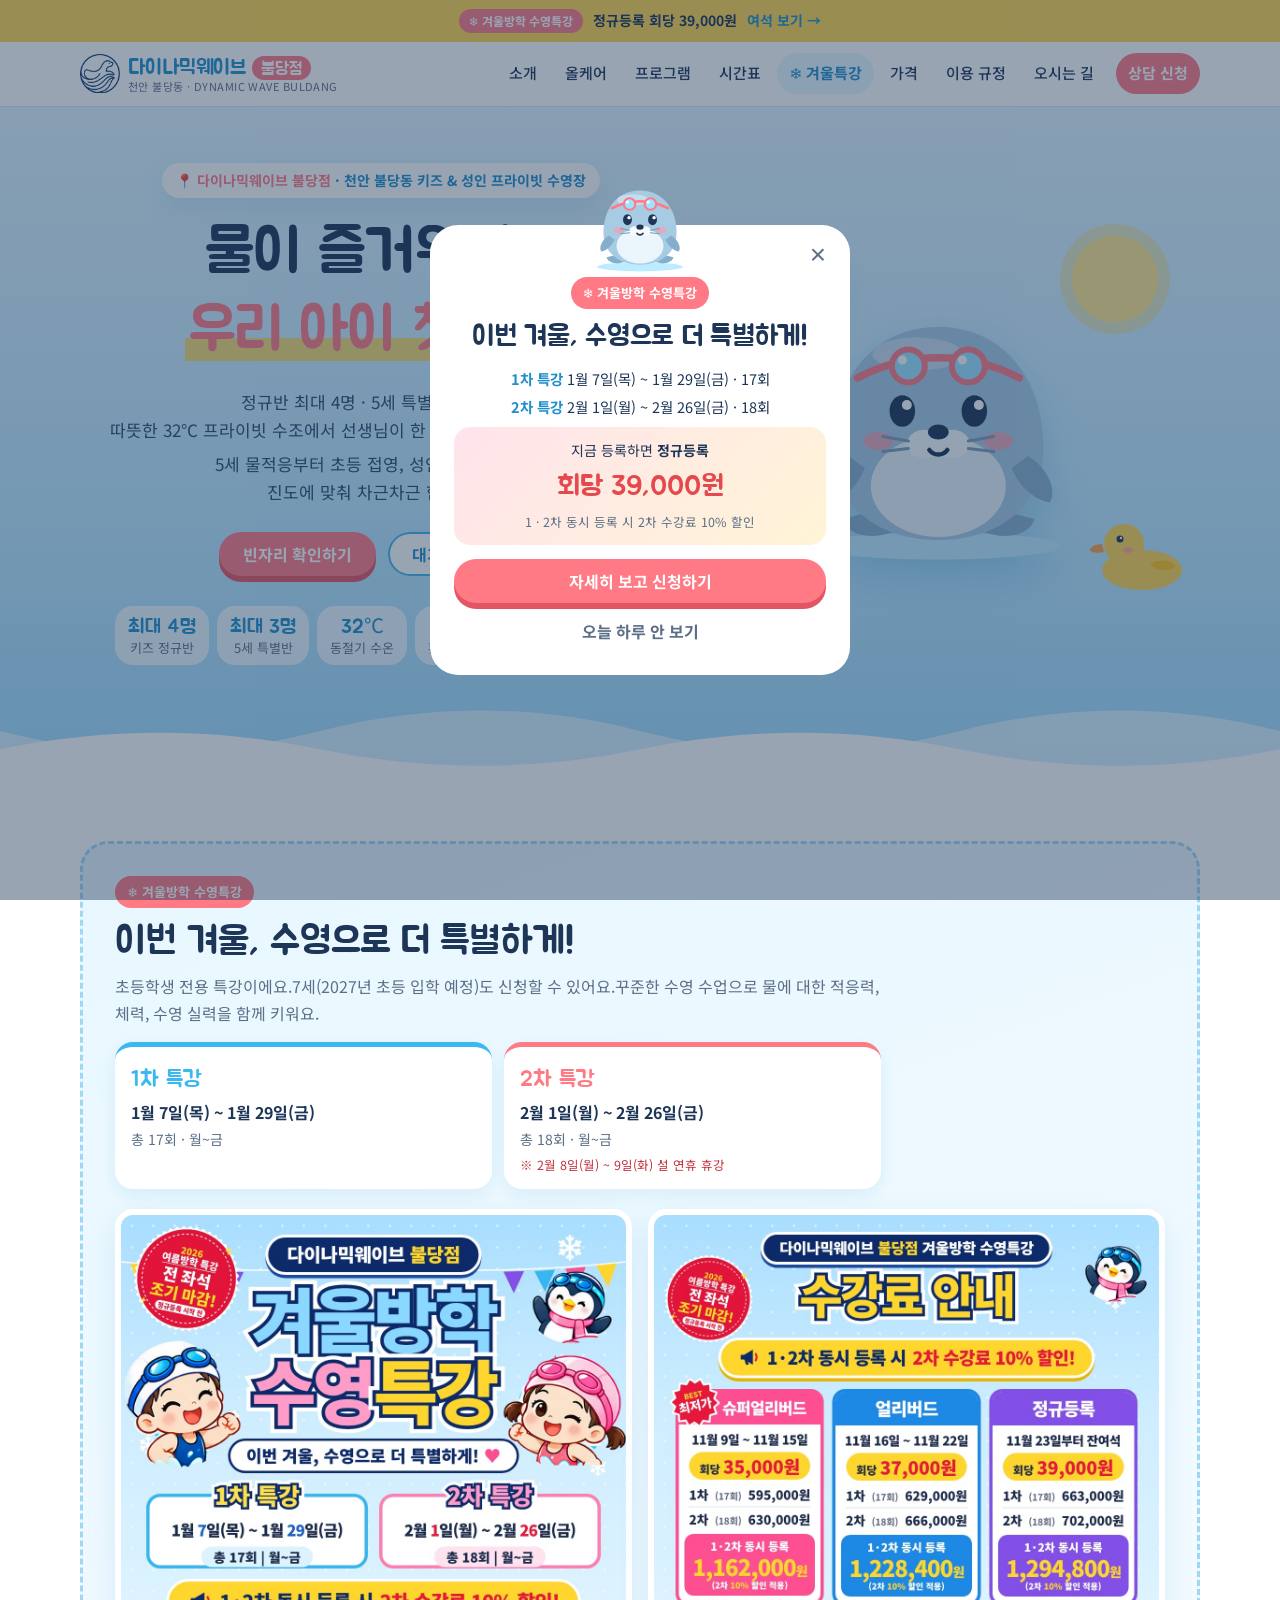
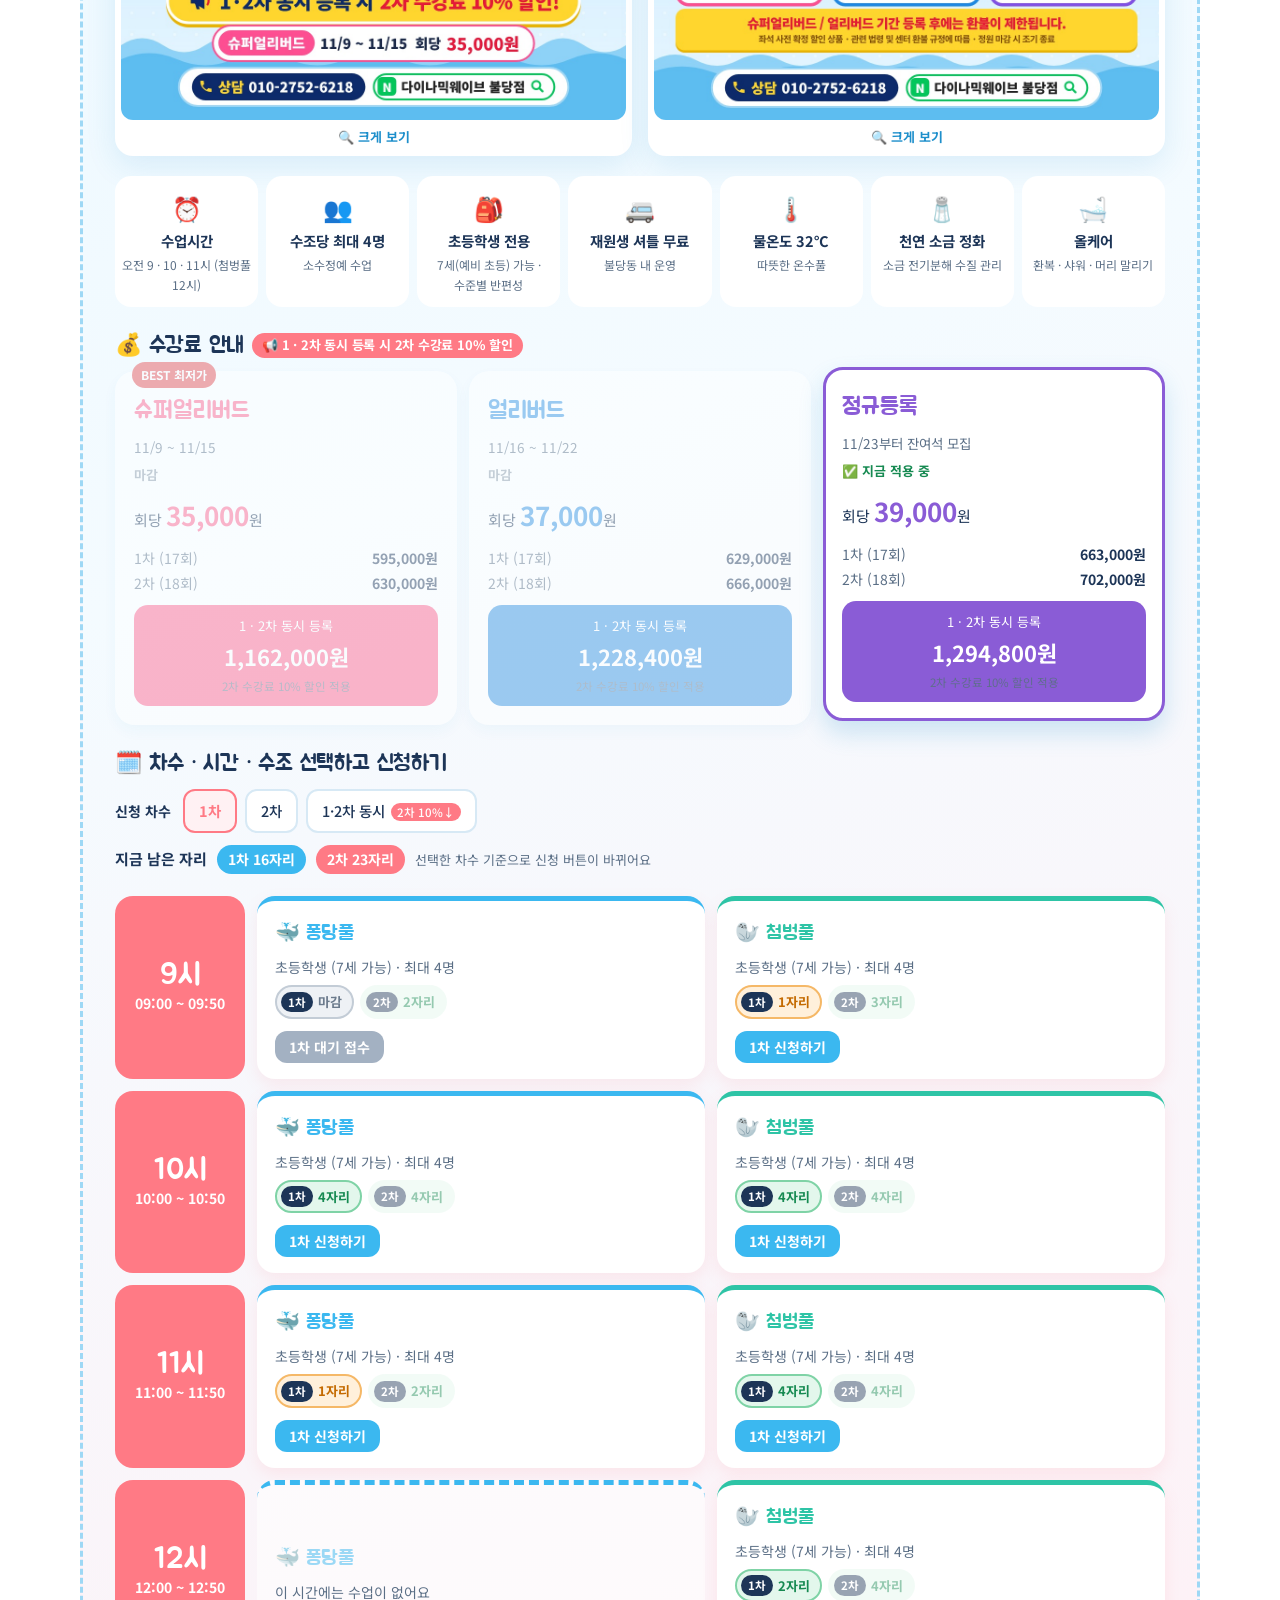
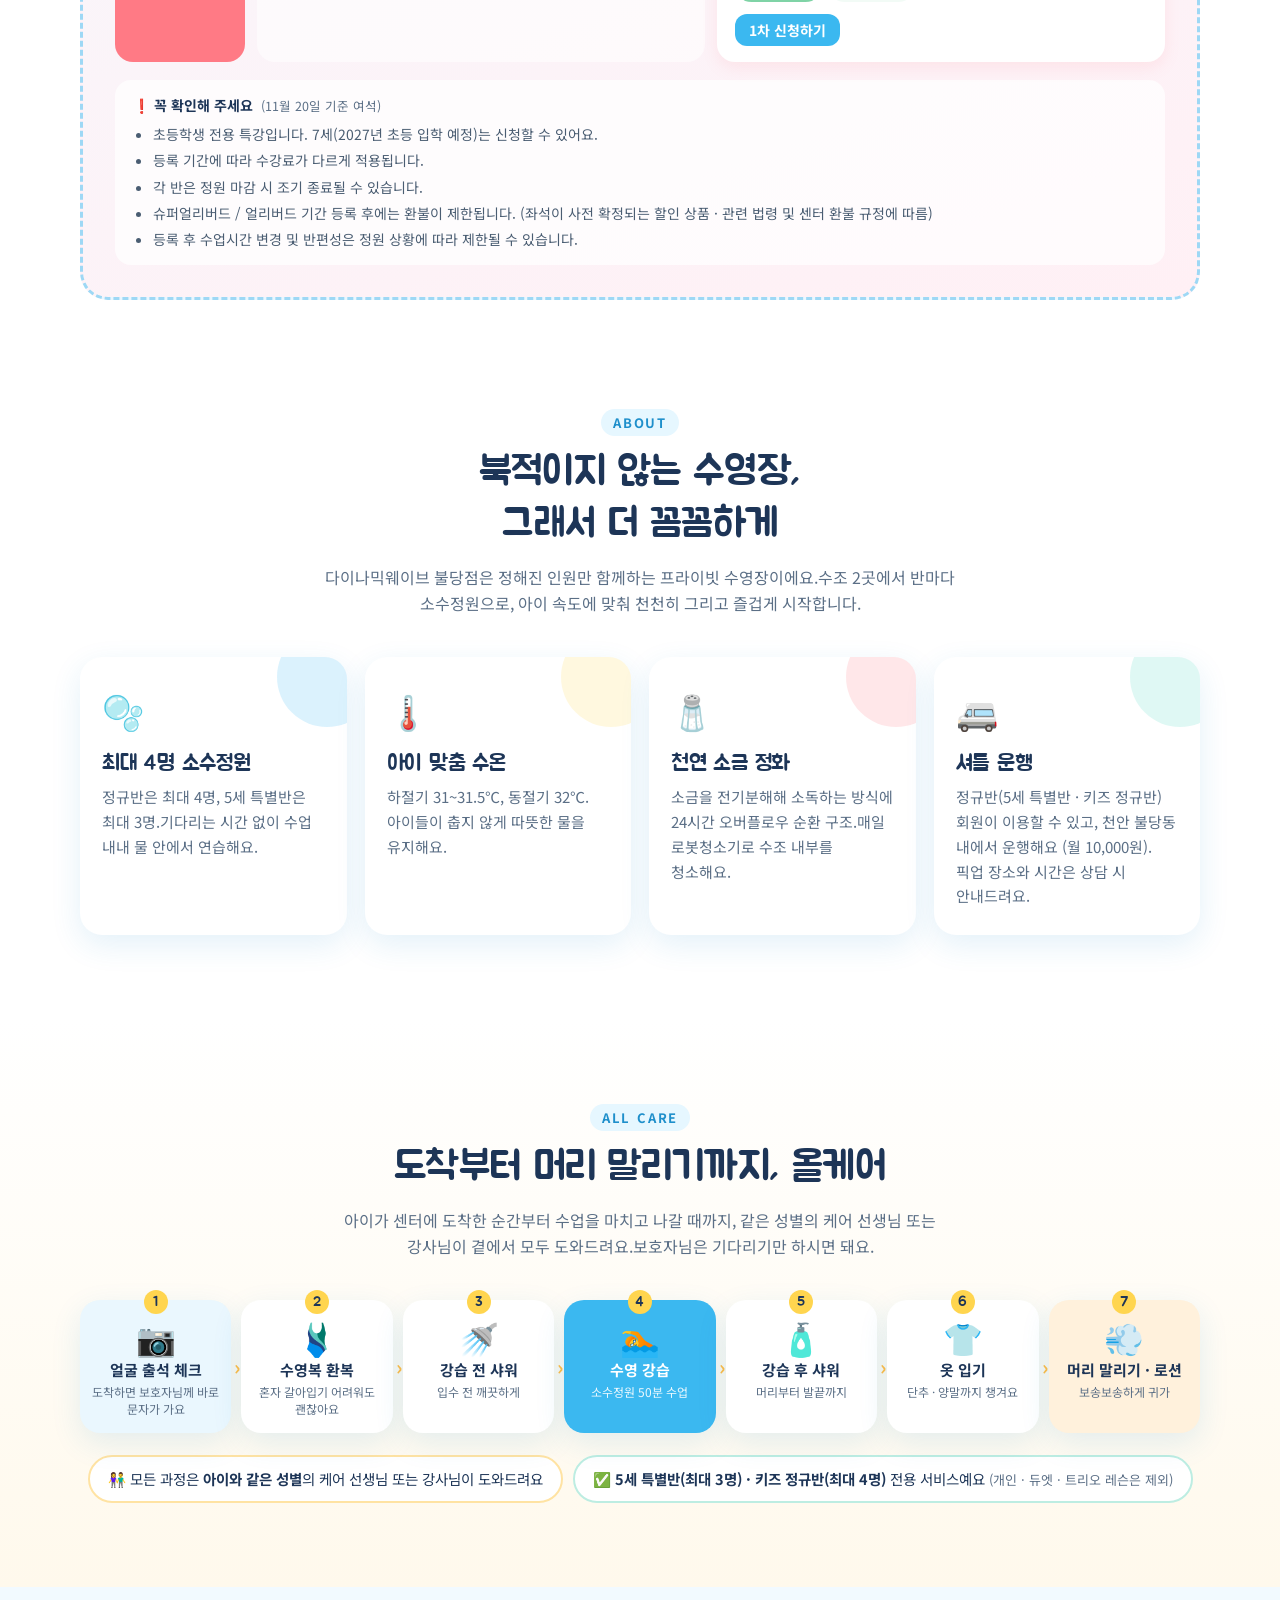
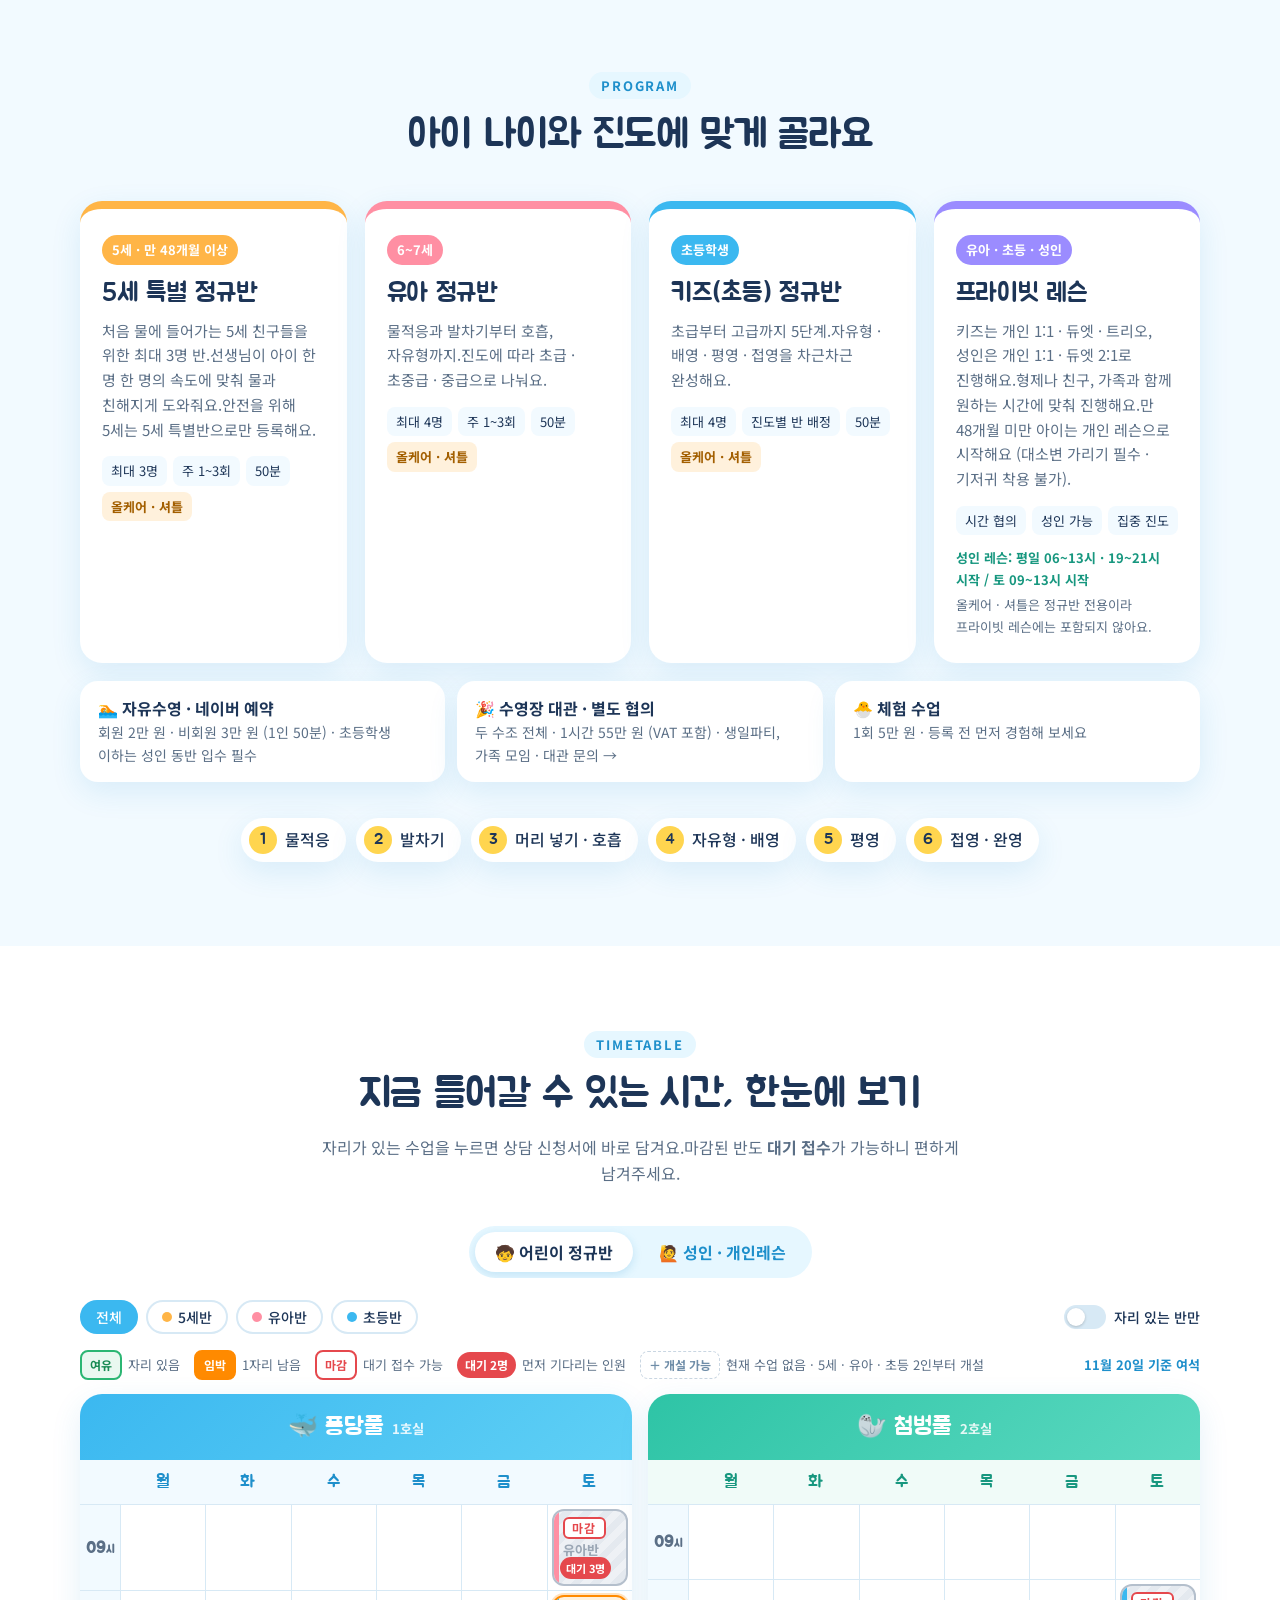
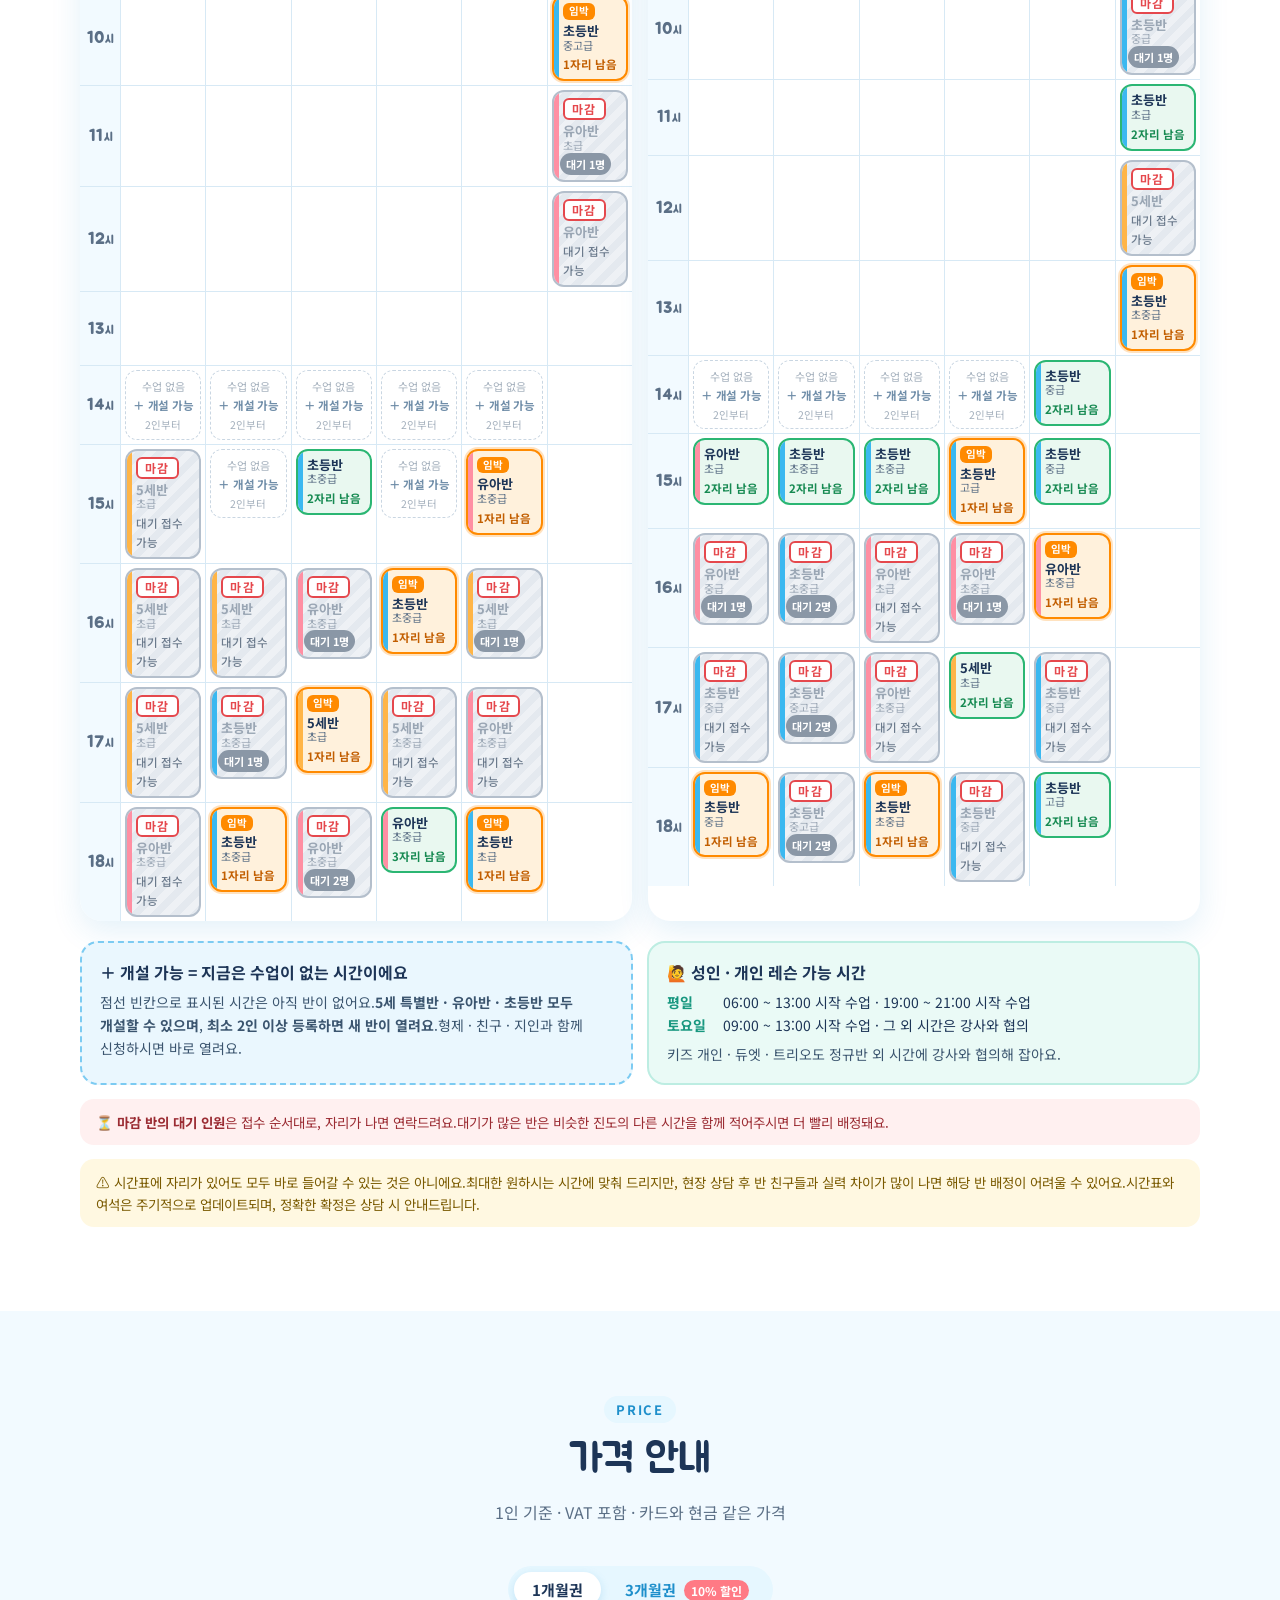
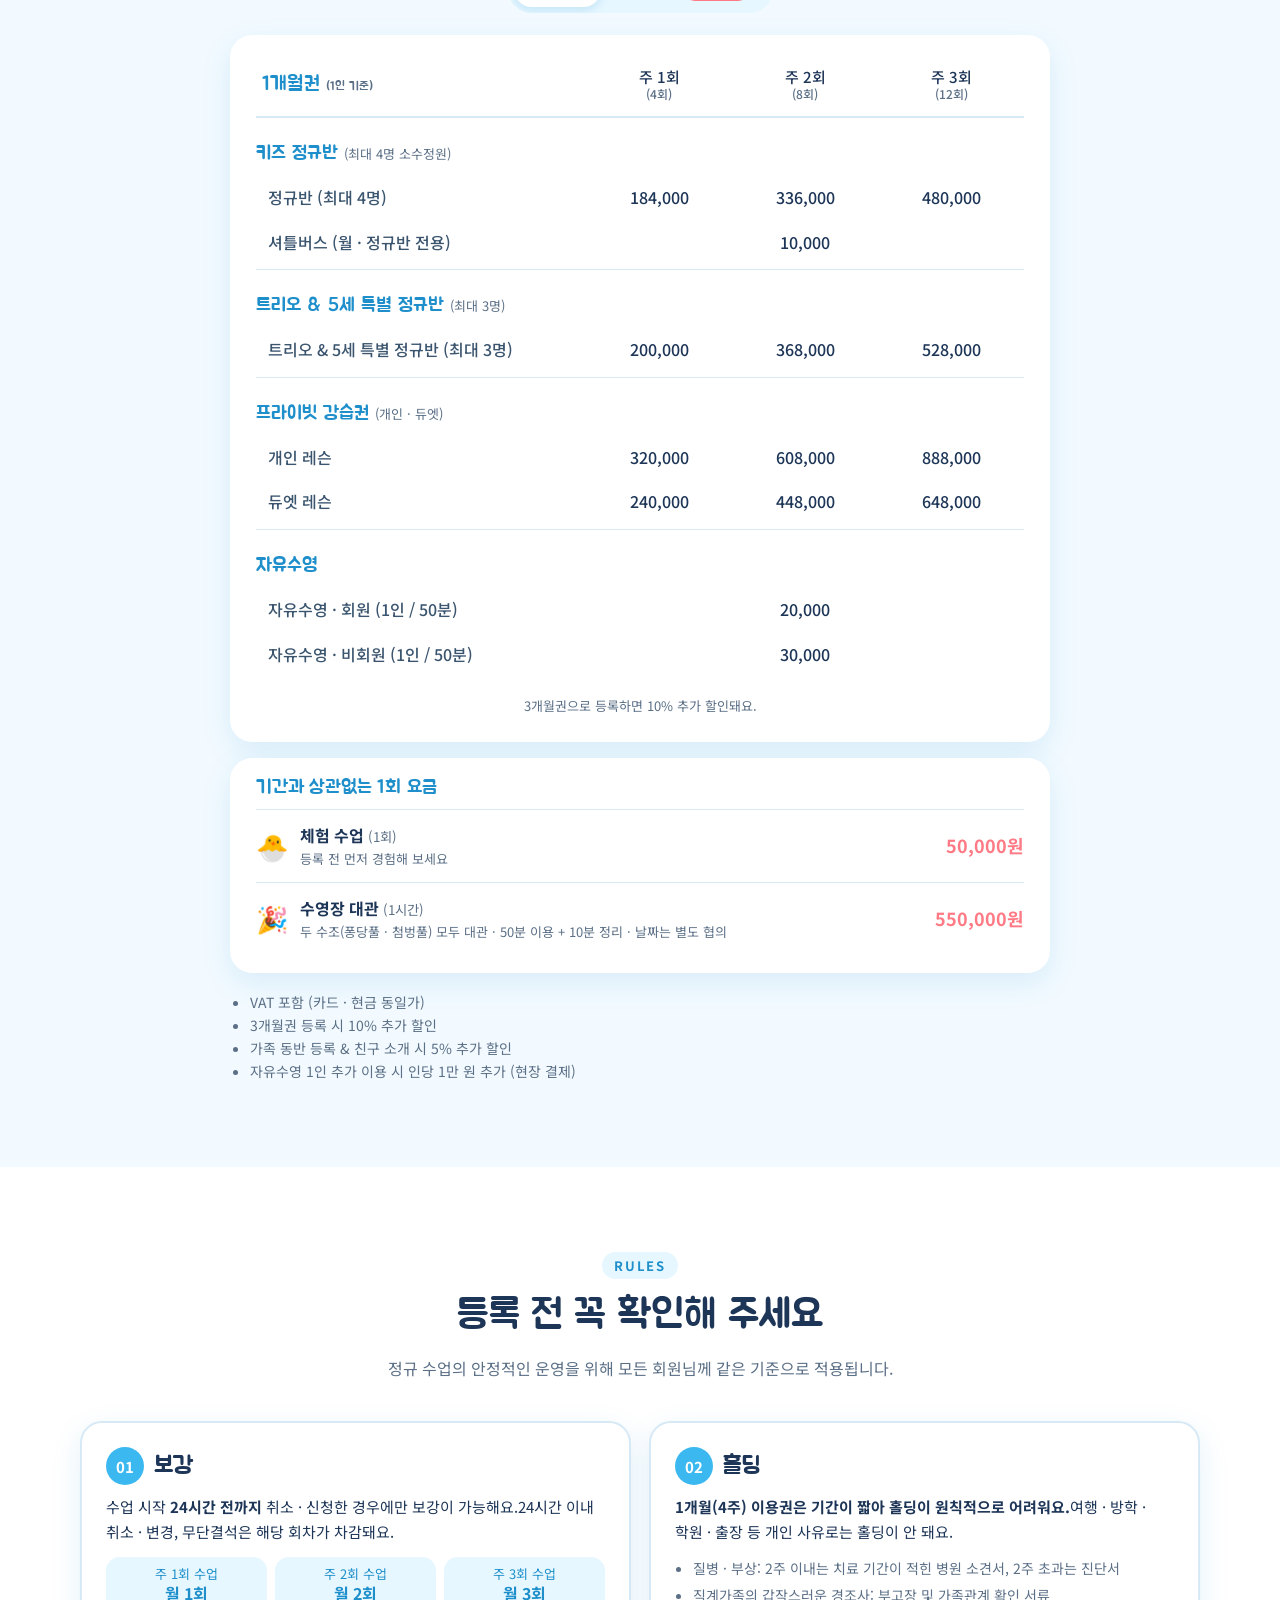
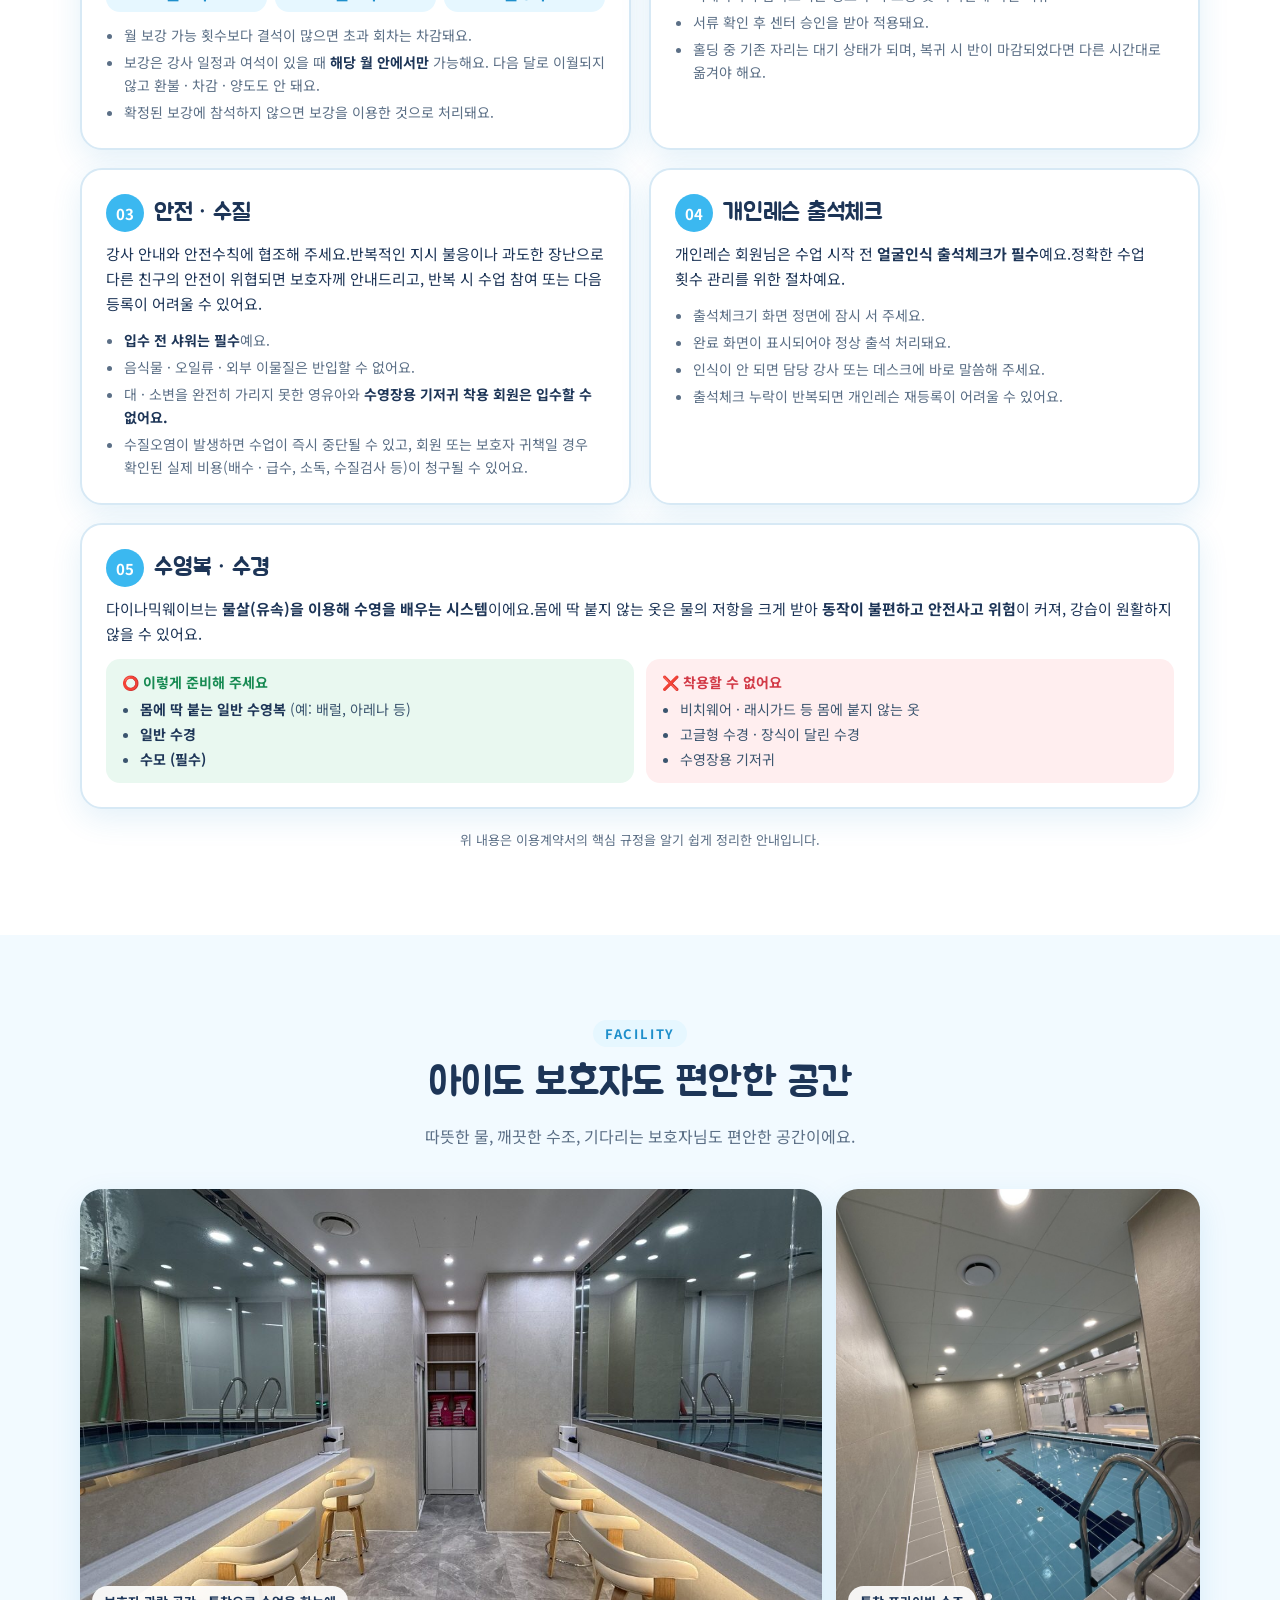
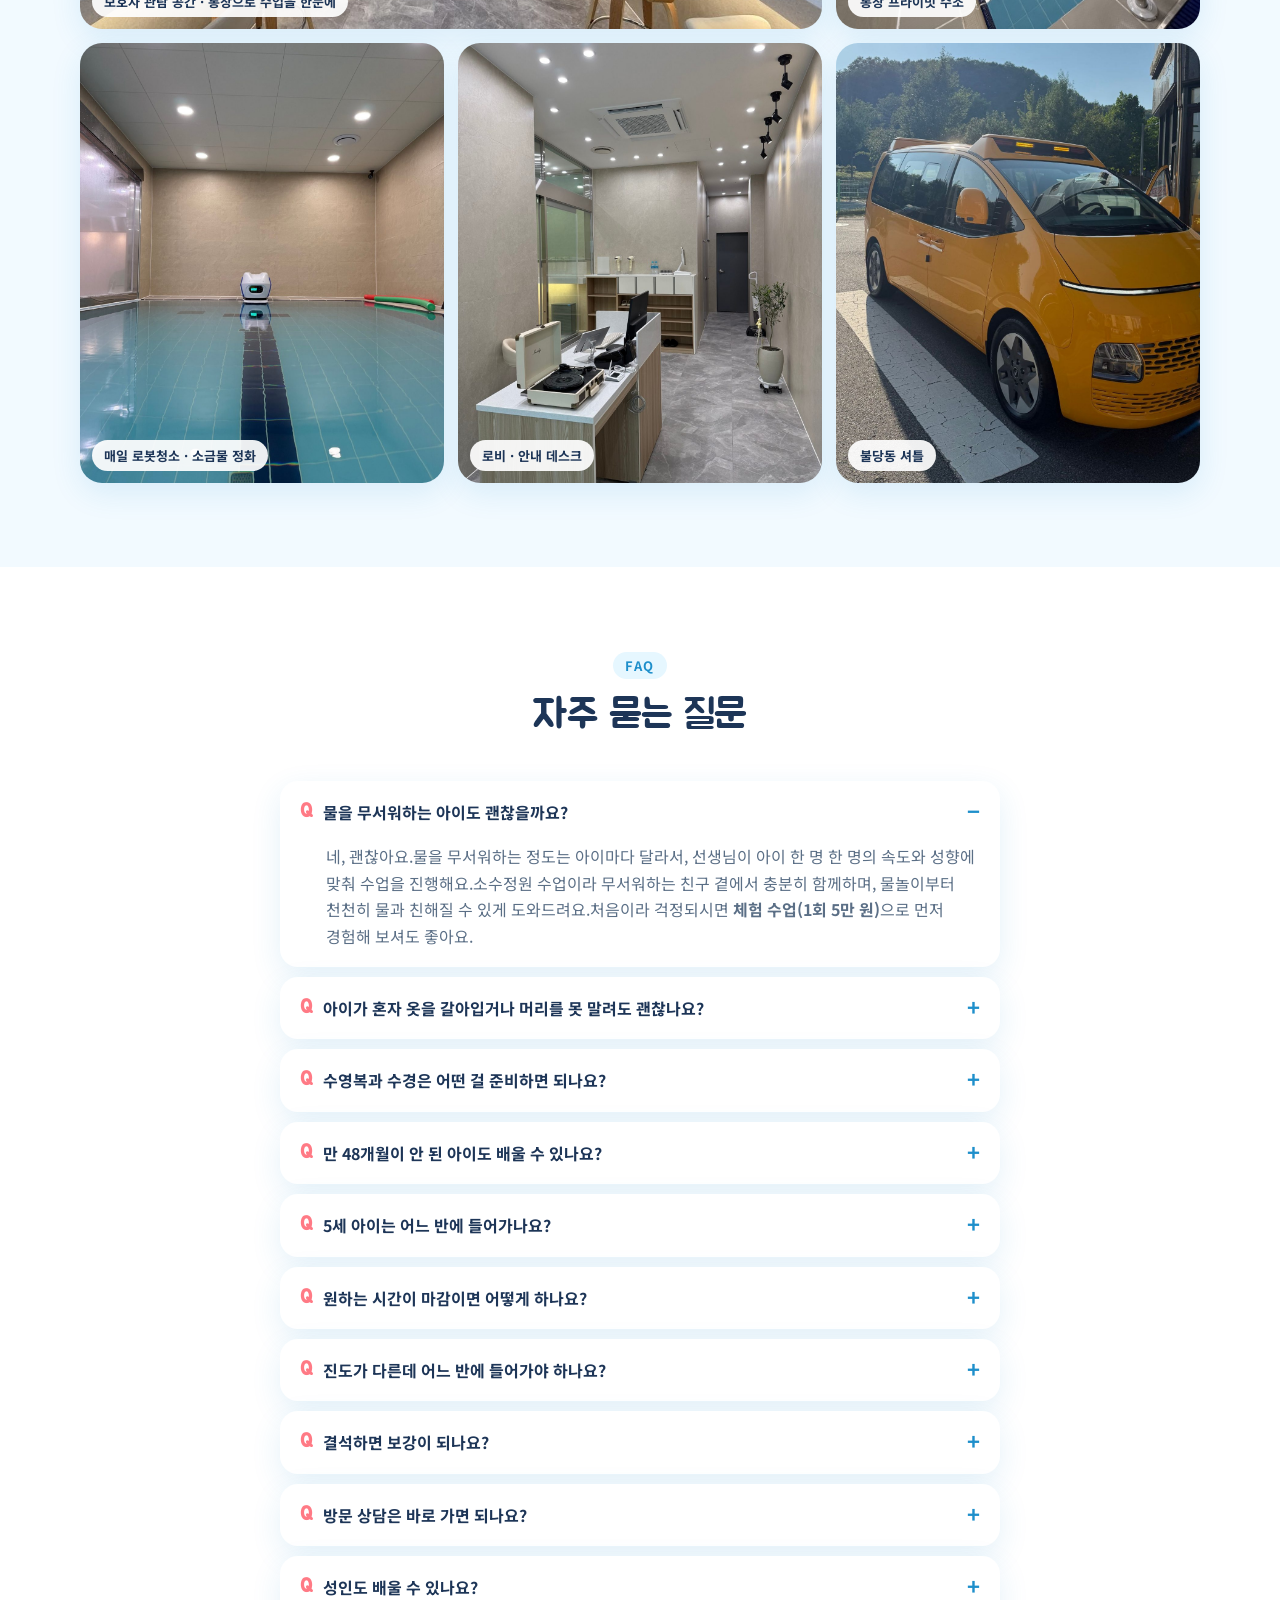
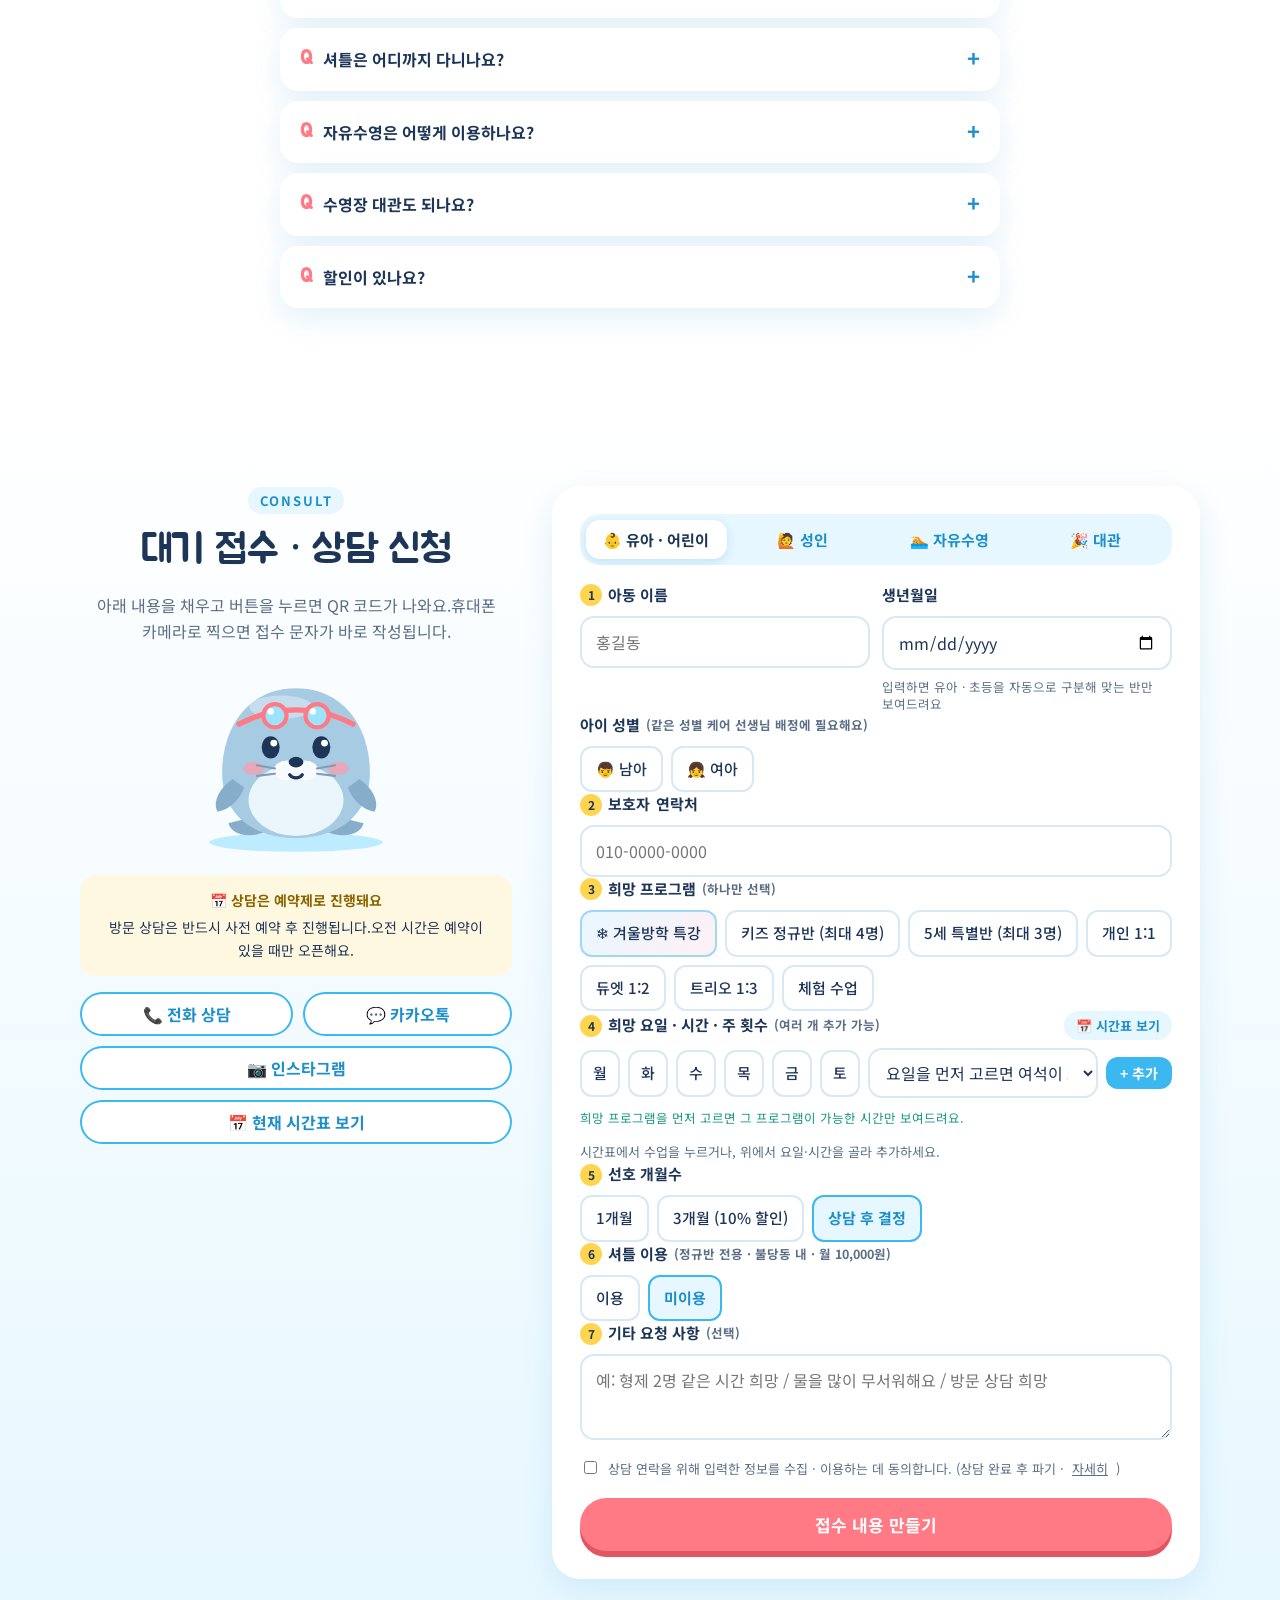
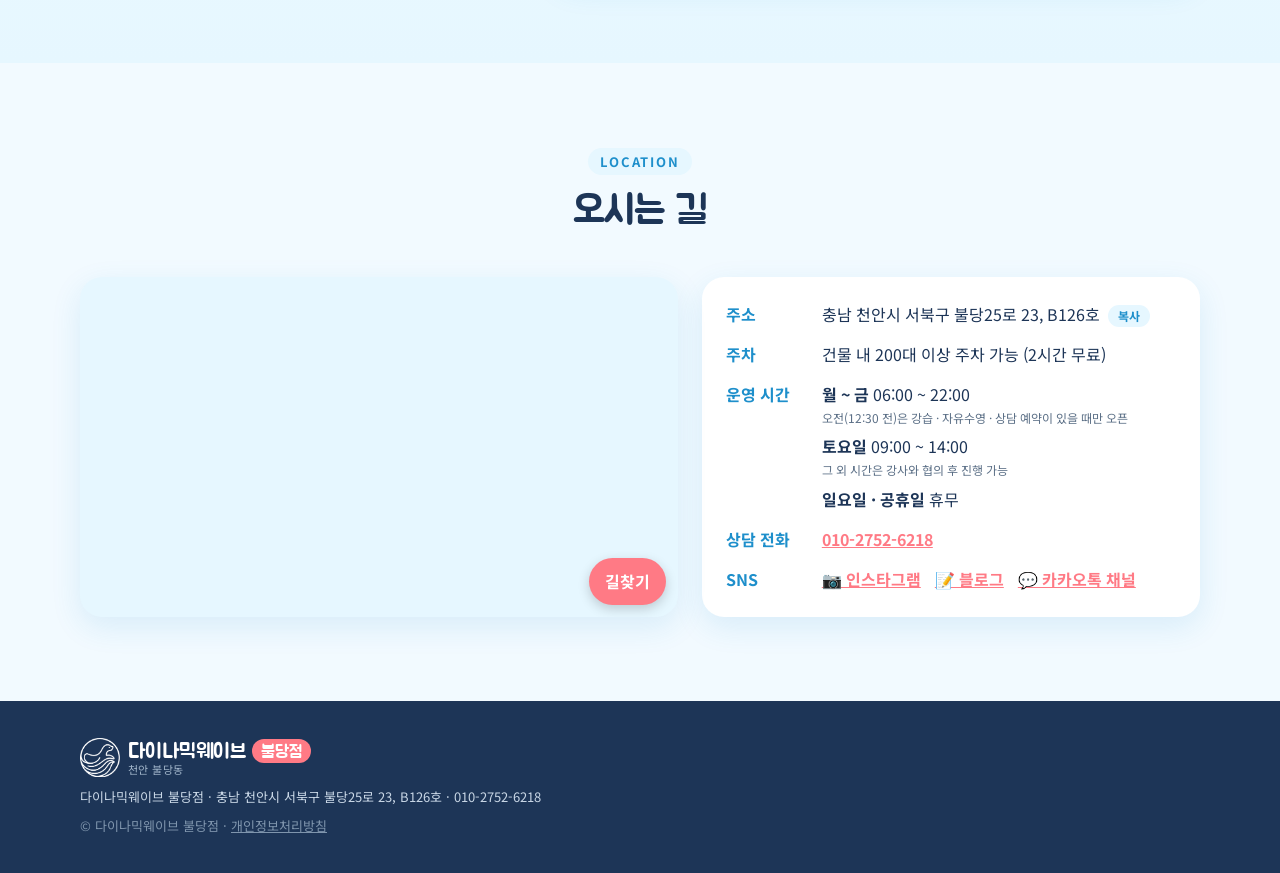
<file: index.html>
<!doctype html>
<html lang="ko">
<head>
<meta charset="utf-8">
<meta name="viewport" content="width=device-width, initial-scale=1, viewport-fit=cover">
<title>다이나믹웨이브 불당점 | 천안 불당동 키즈 &amp; 성인 프라이빗 수영장</title>
<meta name="description" content="천안 불당동 키즈·성인 프라이빗 수영장. 최대 4명 소수정원 정규반, 최대 3명 5세 특별반, 개인·듀엣 레슨. 시간표와 여석 바로 확인">
<meta property="og:type" content="website">
<meta property="og:site_name" content="다이나믹웨이브 불당점">
<meta property="og:title" content="다이나믹웨이브 불당점 | 키즈 &amp; 성인 프라이빗 수영장">
<meta property="og:description" content="최대 4명 소수정원 정규반, 최대 3명 5세 특별반, 개인·듀엣 레슨. 시간표와 남은 자리를 바로 확인하세요.">
<meta property="og:locale" content="ko_KR">
<meta property="og:url" content="https://www.dwave-buldang.kr/">
<meta property="og:image" content="https://www.dwave-buldang.kr/assets/og-image.jpg">
<meta property="og:image:width" content="1200">
<meta property="og:image:height" content="630">
<meta name="twitter:card" content="summary_large_image">
<link rel="canonical" href="https://www.dwave-buldang.kr/">
<script type="application/ld+json">
{"@context":"https://schema.org","@type":"SportsActivityLocation","name":"다이나믹웨이브 불당점","description":"천안 불당동 키즈 & 성인 프라이빗 수영장","url":"https://www.dwave-buldang.kr/","image":"https://www.dwave-buldang.kr/assets/og-image.jpg","telephone":"+82-10-2752-6218",
 "address":{"@type":"PostalAddress","streetAddress":"불당25로 23, B126호","addressLocality":"천안시 서북구","addressRegion":"충청남도","addressCountry":"KR"},
 "openingHoursSpecification":[{"@type":"OpeningHoursSpecification","dayOfWeek":["Monday","Tuesday","Wednesday","Thursday","Friday"],"opens":"06:00","closes":"22:00"},{"@type":"OpeningHoursSpecification","dayOfWeek":"Saturday","opens":"09:00","closes":"14:00"}],
 "sameAs":["https://instagram.com/dwave_buldang","https://blog.naver.com/dwave_buldang","https://pf.kakao.com/_YsvDn"]}
</script>
<meta name="google-site-verification" content="G8a-19uoH8_gu3rsBbbGQT1wR7p0IVySnifkGwmaxTU">
<meta name="naver-site-verification" content="78a9e1cf2bbc84ce110cf92a07c25ea6da4a6061">
<meta name="theme-color" content="#3BB8F0">
<link rel="icon" href="assets/logo-mark.png">
<link rel="preconnect" href="https://fonts.googleapis.com">
<link rel="preconnect" href="https://fonts.gstatic.com" crossorigin>
<link rel="stylesheet" href="https://fonts.googleapis.com/css2?family=Jua&family=Noto+Sans+KR:wght@400;500;700&display=swap">
<link rel="stylesheet" href="style.css">
</head>
<body>

<!-- 마스코트 '웨이비' (아기 물개) — 로고의 물개에서 따온 캐릭터, 여러 곳에서 재사용 -->
<svg width="0" height="0" style="position:absolute" aria-hidden="true">
  <defs>
    <symbol id="seal" viewBox="0 0 200 180">
      <ellipse cx="100" cy="168" rx="82" ry="9" fill="#BDEBFF"/>
      <path d="M72 158c-22 8-34 0-36-8 14-4 26-6 36-6z" fill="#86AECB"/>
      <path d="M128 158c22 8 34 0 36-8-14-4-26-6-36-6z" fill="#86AECB"/>
      <path d="M100 22c46 0 70 38 70 80 0 40-30 62-70 62s-70-22-70-62c0-42 24-80 70-80z" fill="#A7CBE3"/>
      <ellipse cx="100" cy="128" rx="45" ry="34" fill="#EAF5FC"/>
      <ellipse cx="86" cy="40" rx="30" ry="11" fill="#fff" opacity=".35"/>
      <path d="M40 108c-15 10-19 25-14 31 11-2 21-12 25-23z" fill="#86AECB"/>
      <path d="M160 108c15 10 19 25 14 31-11-2-21-12-25-23z" fill="#86AECB"/>
      <path d="M46 56c34-18 74-18 108 0" fill="none" stroke="#FF7A85" stroke-width="5" stroke-linecap="round"/>
      <circle cx="80" cy="48" r="11" fill="#9BE3FF" stroke="#FF7A85" stroke-width="4"/>
      <circle cx="120" cy="48" r="11" fill="#9BE3FF" stroke="#FF7A85" stroke-width="4"/>
      <circle cx="76" cy="44" r="3" fill="#fff"/><circle cx="116" cy="44" r="3" fill="#fff"/>
      <ellipse cx="76" cy="78" rx="8.5" ry="10.5" fill="#1D3557"/><ellipse cx="124" cy="78" rx="8.5" ry="10.5" fill="#1D3557"/>
      <circle cx="79" cy="74" r="3.3" fill="#fff"/><circle cx="127" cy="74" r="3.3" fill="#fff"/>
      <ellipse cx="60" cy="98" rx="10" ry="6" fill="#FF9AA8" opacity=".7"/><ellipse cx="140" cy="98" rx="10" ry="6" fill="#FF9AA8" opacity=".7"/>
      <ellipse cx="91" cy="100" rx="12" ry="9.5" fill="#F7FBFE"/><ellipse cx="109" cy="100" rx="12" ry="9.5" fill="#F7FBFE"/>
      <ellipse cx="100" cy="92" rx="7" ry="5" fill="#1D3557"/>
      <path d="M94 104c3 4 9 4 12 0" fill="none" stroke="#1D3557" stroke-width="3" stroke-linecap="round"/>
      <path d="M80 98l-17-3M80 103l-17 2M120 98l17-3M120 103l17 2" stroke="#7E9DB6" stroke-width="2" stroke-linecap="round"/>
    </symbol>
    <symbol id="duck" viewBox="0 0 100 80">
      <ellipse cx="52" cy="56" rx="40" ry="20" fill="#FFD54F"/>
      <circle cx="34" cy="30" r="20" fill="#FFD54F"/>
      <path d="M12 30c-8 0-12 4-12 6s6 4 14 2z" fill="#FF9F43"/>
      <circle cx="30" cy="25" r="3.5" fill="#1D3557"/><circle cx="31" cy="24" r="1.2" fill="#fff"/>
      <ellipse cx="38" cy="36" rx="5" ry="3" fill="#FF9AA8" opacity=".7"/>
      <path d="M60 50c10-6 20-4 26 2-8 6-18 6-26-2z" fill="#FFC21A"/>
    </symbol>
  </defs>
</svg>

<!-- 방학특강 상단 띠 (data.js의 special로 자동 표시) -->
<a class="ribbon" id="spRibbon" href="#special" hidden>
  <span class="ribbon-tag" id="spRibbonTag">특강</span>
  <span id="spRibbonTxt"></span>
  <span class="ribbon-go">여석 보기 →</span>
</a>

<header class="top" id="top">
  <div class="wrap top-in">
    <a class="logo" href="#top" aria-label="다이나믹웨이브 불당점 처음으로">
      <img class="logo-mark" src="assets/logo-mark.png" alt="" width="40" height="41">
      <span class="logo-txt"><span class="logo-name"><b>다이나믹웨이브</b><em class="branch">불당점</em></span><small>천안 불당동 · DYNAMIC WAVE BULDANG</small></span>
    </a>
    <button class="menu-btn" id="menuBtn" aria-expanded="false" aria-controls="nav" aria-label="메뉴 열기"><span></span><span></span><span></span></button>
    <nav class="nav" id="nav">
      <a href="#about">소개</a>
      <a href="#allcare">올케어</a>
      <a href="#program">프로그램</a>
      <a href="#timetable">시간표</a>
      <a href="#special" id="navSp" hidden class="nav-ev">❄️ 겨울특강</a>
      <a href="#price">가격</a>
      <a href="#rules">이용 규정</a>
      <a href="#visit">오시는 길</a>
      <a href="#consult" class="nav-cta">상담 신청</a>
    </nav>
  </div>
</header>

<main>

  <!-- ============ HERO ============ -->
  <section class="hero">
    <div class="bubbles" aria-hidden="true"><i></i><i></i><i></i><i></i><i></i><i></i><i></i></div>
    <div class="wrap hero-in">
      <div class="hero-copy">
        <p class="pill">📍 <b>다이나믹웨이브 불당점</b> · 천안 불당동 키즈 &amp; 성인 프라이빗 수영장</p>
        <h1>물이 즐거워지는<br><span class="hl">우리 아이 첫 수영</span></h1>
        <p class="lead"><span class="ln">정규반 최대 4명 · 5세 특별반 최대 3명.</span> <span class="ln">따뜻한 32℃ 프라이빗 수조에서 선생님이 한 명 한 명 눈을 맞추며 가르쳐요.</span></p>
        <p class="lead lead2"><span class="ln">5세 물적응부터 초등 접영, 성인 개인 레슨까지</span> <span class="ln">진도에 맞춰 차근차근 함께해요.</span></p>
        <div class="hero-btns">
          <a class="btn btn-main" href="#timetable">빈자리 확인하기</a>
          <a class="btn btn-sub" href="#consult">대기 접수 · 상담</a>
        </div>
        <ul class="hero-points">
          <li><b>최대 4명</b><span>키즈 정규반</span></li>
          <li><b>최대 3명</b><span>5세 특별반</span></li>
          <li><b>32℃</b><span>동절기 수온</span></li>
          <li><b>올케어</b><span>환복 · 샤워 · 드라이</span></li>
          <li><b>셔틀</b><span>불당동 운행</span></li>
        </ul>
      </div>
      <div class="hero-art" aria-hidden="true">
        <div class="sun"></div>
        <svg class="hero-seal"><use href="#seal"/></svg>
        <svg class="hero-duck"><use href="#duck"/></svg>
        <div class="speech">같이 수영하자!</div>
      </div>
    </div>
    <svg class="waves" viewBox="0 0 1440 120" preserveAspectRatio="none" aria-hidden="true">
      <path class="w1" d="M0 60c120 30 240 30 360 0s240-30 360 0 240 30 360 0 240-30 360 0v60H0z"/>
      <path class="w2" d="M0 80c120-24 240-24 360 0s240 24 360 0 240-24 360 0 240 24 360 0v40H0z"/>
    </svg>
  </section>

  <!-- ============ 방학특강 ============ -->
  <section class="sec special" id="special" hidden>
    <div class="wrap">
      <div class="sp-card">
        <div class="sp-top">
          <div class="sp-head">
            <span class="sp-badge" id="spBadge"></span>
            <h2 id="spTitle"></h2>
            <p class="sp-desc" id="spDesc"></p>
            <div class="sp-rounds" id="spRounds"></div>
          </div>
        </div>
        <div class="sp-flyers" id="spFlyers" hidden></div>
        <div class="sp-soon" id="spSoon" hidden>
          <p class="sp-soon-badge">📢 <b id="spSoonText"></b></p>
          <a class="btn kn-kakao" data-kakao href="#" target="_blank" rel="noopener">💬 카카오톡 채널 추가하고 소식 받기</a>
        </div>
        <ul class="sp-feats" id="spFeats"></ul>

        <div class="sp-price" id="spPrice">
          <h3>💰 수강료 안내 <small id="spBothNote"></small></h3>
          <div class="sp-tiers" id="spTiers"></div>
        </div>

        <div class="sp-apply" id="spApply">
          <h3>🗓️ 차수 · 시간 · 수조 선택하고 신청하기</h3>
          <div class="sp-round-pick" role="radiogroup" aria-label="신청 차수">
            <span>신청 차수</span>
            <label><input type="radio" name="spRound" value="1차" checked><span>1차</span></label>
            <label><input type="radio" name="spRound" value="2차"><span>2차</span></label>
            <label><input type="radio" name="spRound" value="1·2차 동시"><span>1·2차 동시 <em>2차 10%↓</em></span></label>
          </div>
          <p class="sp-sum" id="spSum"></p>
          <div class="sp-list" id="spList"></div>
        </div>
        <div class="sp-note" id="spNoteBox">
          <p class="sp-note-head">❗ 꼭 확인해 주세요 <span id="spUpdated"></span></p>
          <ul id="spNote"></ul>
        </div>
      </div>
    </div>
  </section>

  <!-- ============ 소개 ============ -->
  <section class="sec" id="about">
    <div class="wrap">
      <div class="sec-head">
        <p class="eyebrow">ABOUT</p>
        <h2>북적이지 않는 수영장, <br>그래서 더 꼼꼼하게</h2>
        <p class="sec-sub">다이나믹웨이브 불당점은 정해진 인원만 함께하는 프라이빗 수영장이에요. 수조 2곳에서 반마다 소수정원으로, 아이 속도에 맞춰 천천히 그리고 즐겁게 시작합니다.</p>
      </div>
      <div class="why-grid">
        <article class="why c1">
          <div class="why-ico">🫧</div>
          <h3>최대 4명 소수정원</h3>
          <p>정규반은 최대 4명, 5세 특별반은 최대 3명. 기다리는 시간 없이 수업 내내 물 안에서 연습해요.</p>
        </article>
        <article class="why c2">
          <div class="why-ico">🌡️</div>
          <h3>아이 맞춤 수온</h3>
          <p>하절기 31~31.5℃, 동절기 32℃. 아이들이 춥지 않게 따뜻한 물을 유지해요.</p>
        </article>
        <article class="why c3">
          <div class="why-ico">🧂</div>
          <h3>천연 소금 정화</h3>
          <p>소금을 전기분해해 소독하는 방식에 24시간 오버플로우 순환 구조. 매일 로봇청소기로 수조 내부를 청소해요.</p>
        </article>
        <article class="why c4">
          <div class="why-ico">🚐</div>
          <h3>셔틀 운행</h3>
          <p>정규반(5세 특별반 · 키즈 정규반) 회원이 이용할 수 있고, 천안 불당동 내에서 운행해요 (월 10,000원). 픽업 장소와 시간은 상담 시 안내드려요.</p>
        </article>
      </div>
    </div>
  </section>

  <!-- ============ 올케어 시스템 ============ -->
  <section class="sec allcare" id="allcare">
    <div class="wrap">
      <div class="sec-head">
        <p class="eyebrow">ALL CARE</p>
        <h2>도착부터 머리 말리기까지, 올케어</h2>
        <p class="sec-sub">아이가 센터에 도착한 순간부터 수업을 마치고 나갈 때까지, 같은 성별의 케어 선생님 또는 강사님이 곁에서 모두 도와드려요. 보호자님은 기다리기만 하시면 돼요.</p>
      </div>
      <ol class="care-flow" aria-label="올케어 진행 순서">
        <li class="cf-arrive"><span class="cf-ico" aria-hidden="true">📷</span><b>얼굴 출석 체크</b><small>도착하면 보호자님께 바로 문자가 가요</small></li>
        <li><span class="cf-ico" aria-hidden="true">🩱</span><b>수영복 환복</b><small>혼자 갈아입기 어려워도 괜찮아요</small></li>
        <li><span class="cf-ico" aria-hidden="true">🚿</span><b>강습 전 샤워</b><small>입수 전 깨끗하게</small></li>
        <li class="cf-main"><span class="cf-ico" aria-hidden="true">🏊</span><b>수영 강습</b><small>소수정원 50분 수업</small></li>
        <li><span class="cf-ico" aria-hidden="true">🧴</span><b>강습 후 샤워</b><small>머리부터 발끝까지</small></li>
        <li><span class="cf-ico" aria-hidden="true">👕</span><b>옷 입기</b><small>단추 · 양말까지 챙겨요</small></li>
        <li class="cf-done"><span class="cf-ico" aria-hidden="true">💨</span><b>머리 말리기 · 로션</b><small>보송보송하게 귀가</small></li>
      </ol>
      <div class="care-notes">
        <p class="care-pill">👫 모든 과정은 <b>아이와 같은 성별</b>의 케어 선생님 또는 강사님이 도와드려요</p>
        <p class="care-pill care-scope">✅ <b>5세 특별반(최대 3명) · 키즈 정규반(최대 4명)</b> 전용 서비스예요 <span>(개인 · 듀엣 · 트리오 레슨은 제외)</span></p>
      </div>
    </div>
  </section>

  <!-- ============ 프로그램 ============ -->
  <section class="sec tint" id="program">
    <div class="wrap">
      <div class="sec-head">
        <p class="eyebrow">PROGRAM</p>
        <h2>아이 나이와 진도에 맞게 골라요</h2>
      </div>
      <div class="prog-grid">
        <article class="prog t-five">
          <span class="prog-age">5세 · 만 48개월 이상</span>
          <h3>5세 특별 정규반</h3>
          <p>처음 물에 들어가는 5세 친구들을 위한 최대 3명 반. 선생님이 아이 한 명 한 명의 속도에 맞춰 물과 친해지게 도와줘요. 안전을 위해 5세는 5세 특별반으로만 등록해요.</p>
          <ul><li>최대 3명</li><li>주 1~3회</li><li>50분</li><li class="li-care">올케어 · 셔틀</li></ul>
        </article>
        <article class="prog t-baby">
          <span class="prog-age">6~7세</span>
          <h3>유아 정규반</h3>
          <p>물적응과 발차기부터 호흡, 자유형까지. 진도에 따라 초급 · 초중급 · 중급으로 나눠요.</p>
          <ul><li>최대 4명</li><li>주 1~3회</li><li>50분</li><li class="li-care">올케어 · 셔틀</li></ul>
        </article>
        <article class="prog t-elem">
          <span class="prog-age">초등학생</span>
          <h3>키즈(초등) 정규반</h3>
          <p>초급부터 고급까지 5단계. 자유형 · 배영 · 평영 · 접영을 차근차근 완성해요.</p>
          <ul><li>최대 4명</li><li>진도별 반 배정</li><li>50분</li><li class="li-care">올케어 · 셔틀</li></ul>
        </article>
        <article class="prog t-private">
          <span class="prog-age">유아 · 초등 · 성인</span>
          <h3>프라이빗 레슨</h3>
          <p>키즈는 개인 1:1 · 듀엣 · 트리오, 성인은 개인 1:1 · 듀엣 2:1로 진행해요. 형제나 친구, 가족과 함께 원하는 시간에 맞춰 진행해요. 만 48개월 미만 아이는 개인 레슨으로 시작해요 (대소변 가리기 필수 · 기저귀 착용 불가).</p>
          <ul><li>시간 협의</li><li>성인 가능</li><li>집중 진도</li></ul>
          <p class="prog-note">성인 레슨: 평일 06~13시 · 19~21시 시작 / 토 09~13시 시작</p>
          <p class="prog-note muted">올케어 · 셔틀은 정규반 전용이라 프라이빗 레슨에는 포함되지 않아요.</p>
        </article>
      </div>
      <div class="extra-row">
        <a class="extra" href="#consult" data-open="free"><b>🏊 자유수영 · 네이버 예약</b><span>회원 2만 원 · 비회원 3만 원 (1인 50분) · 초등학생 이하는 성인 동반 입수 필수</span></a>
        <a class="extra" href="#consult" data-open="rent"><b>🎉 수영장 대관 · 별도 협의</b><span>두 수조 전체 · 1시간 55만 원 (VAT 포함) · 생일파티, 가족 모임 · 대관 문의 →</span></a>
        <div class="extra"><b>🐣 체험 수업</b><span>1회 5만 원 · 등록 전 먼저 경험해 보세요</span></div>
      </div>
      <ol class="steps" aria-label="진도 단계">
        <li><span>1</span>물적응</li>
        <li><span>2</span>발차기</li>
        <li><span>3</span>머리 넣기 · 호흡</li>
        <li><span>4</span>자유형 · 배영</li>
        <li><span>5</span>평영</li>
        <li><span>6</span>접영 · 완영</li>
      </ol>
    </div>
  </section>

  <!-- ============ 시간표 ============ -->
  <section class="sec" id="timetable">
    <div class="wrap">
      <div class="sec-head">
        <p class="eyebrow">TIMETABLE</p>
        <h2>지금 들어갈 수 있는 시간, 한눈에 보기</h2>
        <p class="sec-sub" id="ttSub">자리가 있는 수업을 누르면 상담 신청서에 바로 담겨요. 마감된 반도 <b>대기 접수</b>가 가능하니 편하게 남겨주세요.</p>
      </div>
      <div class="seg tt-mode" id="ttMode" role="tablist" aria-label="시간표 종류">
        <button type="button" role="tab" data-mode="kids" aria-selected="true" aria-controls="ttKidsPane">🧒 어린이 정규반</button>
        <button type="button" role="tab" data-mode="adult" aria-selected="false" aria-controls="ttAdultPane">🙋 성인 · 개인레슨</button>
      </div>

      <div id="ttKidsPane">

      <div class="tt-tools">
        <div class="chips" id="ttFilter" role="group" aria-label="반 종류">
          <button type="button" data-f="all" aria-pressed="true">전체</button>
          <button type="button" data-f="5세" aria-pressed="false"><i class="dot t-five"></i>5세반</button>
          <button type="button" data-f="유아" aria-pressed="false"><i class="dot t-baby"></i>유아반</button>
          <button type="button" data-f="초등" aria-pressed="false"><i class="dot t-elem"></i>초등반</button>
        </div>
        <label class="switch"><input type="checkbox" id="ttOpenOnly"><span></span>자리 있는 반만</label>
      </div>
      <div class="tt-legend" aria-label="표시 안내">
        <span class="lg st-open"><i>여유</i>자리 있음</span>
        <span class="lg st-few"><i>임박</i>1자리 남음</span>
        <span class="lg st-full"><i>마감</i>대기 접수 가능</span>
        <span class="lg lg-wait" id="lgWait"><i>대기 2명</i>먼저 기다리는 인원</span>
        <span class="lg lg-empty"><i>＋ 개설 가능</i>현재 수업 없음 · 5세 · 유아 · 초등 2인부터 개설</span>
        <span class="tt-updated" id="ttUpdated"></span>
      </div>

      <!-- PC: 수조별 주간 표 (좌: 퐁당풀 / 우: 첨벙풀) -->
      <div class="pools" id="ttPools"></div>
      <!-- 모바일: 요일 탭 + 수조 2열 -->
      <div class="tt-mobile">
        <div class="day-tabs" id="ttDays" role="tablist" aria-label="요일"></div>
        <div class="tt-list" id="ttList" aria-live="polite"></div>
      </div>

      <div class="tt-info">
        <div class="ti ti-new">
          <b>＋ 개설 가능 = 지금은 수업이 없는 시간이에요</b>
          <p>점선 빈칸으로 표시된 시간은 아직 반이 없어요. <b>5세 특별반 · 유아반 · 초등반 모두 개설할 수 있으며</b>, <b>최소 2인 이상 등록하면 새 반이 열려요</b>. 형제 · 친구 · 지인과 함께 신청하시면 바로 열려요.</p>
        </div>
        <div class="ti ti-adult">
          <b>🙋 성인 · 개인 레슨 가능 시간</b>
          <ul id="adultHours"></ul>
          <p>키즈 개인 · 듀엣 · 트리오도 정규반 외 시간에 강사와 협의해 잡아요.</p>
        </div>
      </div>
      <p class="tt-wait" id="ttWaitNote">⏳ <b>마감 반의 대기 인원</b>은 접수 순서대로, 자리가 나면 연락드려요. 대기가 많은 반은 비슷한 진도의 다른 시간을 함께 적어주시면 더 빨리 배정돼요.</p>
      <p class="tt-caution">⚠️ 시간표에 자리가 있어도 모두 바로 들어갈 수 있는 것은 아니에요. 최대한 원하시는 시간에 맞춰 드리지만, 현장 상담 후 반 친구들과 실력 차이가 많이 나면 해당 반 배정이 어려울 수 있어요. 시간표와 여석은 주기적으로 업데이트되며, 정확한 확정은 상담 시 안내드립니다.</p>
      </div>

      <!-- 성인 · 개인레슨: 시간대별 카드 (예약 현황은 data.js의 privateBooked로 계산) -->
      <div id="ttAdultPane" hidden>
        <div class="ad-intro">
          <p><b>성인 레슨</b>은 개인 1:1 · 듀엣 2:1로, 원하는 요일과 시간을 정해 꾸준히 배워요. 키즈 개인 · 듀엣 · 트리오도 같은 시간대에 예약해요.</p>
        </div>
        <div class="ad-bands" id="adBands"></div>
        <p class="ad-foot"><span id="adUpdated"></span> · 14~18시는 어린이 정규반 시간이에요 · 🏊 자유수영은 <a href="#consult" data-open="free">네이버 예약</a>으로 받아요 (초등학생 이하는 성인 동반 필수)</p>
        <p class="tt-caution">⚠️ 예약 현황은 참고용이에요. 강사 일정에 따라 달라질 수 있어 상담 후 확정됩니다. 원하시는 요일 · 시간을 2~3개 적어주시면 더 빨리 잡아드려요.</p>
      </div>
    </div>
  </section>

  <!-- ============ 가격 ============ -->
  <section class="sec tint" id="price">
    <div class="wrap">
      <div class="sec-head">
        <p class="eyebrow">PRICE</p>
        <h2>가격 안내</h2>
        <p class="sec-sub">1인 기준 · VAT 포함 · 카드와 현금 같은 가격</p>
      </div>
      <div class="seg" id="pTerm" role="tablist" aria-label="기간">
        <button type="button" role="tab" data-m="1" aria-selected="true">1개월권</button>
        <button type="button" role="tab" data-m="3" aria-selected="false">3개월권 <em>10% 할인</em></button>
      </div>
      <div class="price-card" id="pBody" aria-live="polite"></div>
      <div class="price-extra" id="pExtra"></div>
      <ul class="price-notes" id="pNotes"></ul>
    </div>
  </section>

  <!-- ============ 이용 규정 ============ -->
  <section class="sec" id="rules">
    <div class="wrap">
      <div class="sec-head">
        <p class="eyebrow">RULES</p>
        <h2>등록 전 꼭 확인해 주세요</h2>
        <p class="sec-sub">정규 수업의 안정적인 운영을 위해 모든 회원님께 같은 기준으로 적용됩니다.</p>
      </div>
      <div class="rule-grid">
        <article class="rule">
          <h3><span>01</span>보강</h3>
          <p>수업 시작 <b>24시간 전까지</b> 취소 · 신청한 경우에만 보강이 가능해요. 24시간 이내 취소 · 변경, 무단결석은 해당 회차가 차감돼요.</p>
          <div class="rule-chips"><span>주 1회 수업 <b>월 1회</b></span><span>주 2회 수업 <b>월 2회</b></span><span>주 3회 수업 <b>월 3회</b></span></div>
          <ul>
            <li>월 보강 가능 횟수보다 결석이 많으면 초과 회차는 차감돼요.</li>
            <li>보강은 강사 일정과 여석이 있을 때 <b>해당 월 안에서만</b> 가능해요. 다음 달로 이월되지 않고 환불 · 차감 · 양도도 안 돼요.</li>
            <li>확정된 보강에 참석하지 않으면 보강을 이용한 것으로 처리돼요.</li>
          </ul>
        </article>
        <article class="rule">
          <h3><span>02</span>홀딩</h3>
          <p><b>1개월(4주) 이용권은 기간이 짧아 홀딩이 원칙적으로 어려워요.</b> 여행 · 방학 · 학원 · 출장 등 개인 사유로는 홀딩이 안 돼요.</p>
          <ul>
            <li>질병 · 부상: 2주 이내는 치료 기간이 적힌 병원 소견서, 2주 초과는 진단서</li>
            <li>직계가족의 갑작스러운 경조사: 부고장 및 가족관계 확인 서류</li>
            <li>서류 확인 후 센터 승인을 받아 적용돼요.</li>
            <li>홀딩 중 기존 자리는 대기 상태가 되며, 복귀 시 반이 마감되었다면 다른 시간대로 옮겨야 해요.</li>
          </ul>
        </article>
        <article class="rule">
          <h3><span>03</span>안전 · 수질</h3>
          <p>강사 안내와 안전수칙에 협조해 주세요. 반복적인 지시 불응이나 과도한 장난으로 다른 친구의 안전이 위협되면 보호자께 안내드리고, 반복 시 수업 참여 또는 다음 등록이 어려울 수 있어요.</p>
          <ul>
            <li><b>입수 전 샤워는 필수</b>예요.</li>
            <li>음식물 · 오일류 · 외부 이물질은 반입할 수 없어요.</li>
            <li>대 · 소변을 완전히 가리지 못한 영유아와 <b>수영장용 기저귀 착용 회원은 입수할 수 없어요.</b></li>
            <li>수질오염이 발생하면 수업이 즉시 중단될 수 있고, 회원 또는 보호자 귀책일 경우 확인된 실제 비용(배수 · 급수, 소독, 수질검사 등)이 청구될 수 있어요.</li>
          </ul>
        </article>
        <article class="rule">
          <h3><span>04</span>개인레슨 출석체크</h3>
          <p>개인레슨 회원님은 수업 시작 전 <b>얼굴인식 출석체크가 필수</b>예요. 정확한 수업 횟수 관리를 위한 절차예요.</p>
          <ul>
            <li>출석체크기 화면 정면에 잠시 서 주세요.</li>
            <li>완료 화면이 표시되어야 정상 출석 처리돼요.</li>
            <li>인식이 안 되면 담당 강사 또는 데스크에 바로 말씀해 주세요.</li>
            <li>출석체크 누락이 반복되면 개인레슨 재등록이 어려울 수 있어요.</li>
          </ul>
        </article>
        <article class="rule rule-wide" id="swimwear">
          <h3><span>05</span>수영복 · 수경</h3>
          <p>다이나믹웨이브는 <b>물살(유속)을 이용해 수영을 배우는 시스템</b>이에요. 몸에 딱 붙지 않는 옷은 물의 저항을 크게 받아 <b>동작이 불편하고 안전사고 위험</b>이 커져, 강습이 원활하지 않을 수 있어요.</p>
          <div class="wear-grid">
            <div class="wear ok"><b>⭕ 이렇게 준비해 주세요</b><ul><li><b>몸에 딱 붙는 일반 수영복</b> (예: 배럴, 아레나 등)</li><li><b>일반 수경</b></li><li><b>수모 (필수)</b></li></ul></div>
            <div class="wear no"><b>❌ 착용할 수 없어요</b><ul><li>비치웨어 · 래시가드 등 몸에 붙지 않는 옷</li><li>고글형 수경 · 장식이 달린 수경</li><li>수영장용 기저귀</li></ul></div>
          </div>
        </article>
      </div>
      <p class="rule-foot">위 내용은 이용계약서의 핵심 규정을 알기 쉽게 정리한 안내입니다.</p>
    </div>
  </section>

  <!-- ============ 시설 갤러리 ============ -->
  <section class="sec tint" id="gallery">
    <div class="wrap">
      <div class="sec-head">
        <p class="eyebrow">FACILITY</p>
        <h2>아이도 보호자도 편안한 공간</h2>
        <p class="sec-sub">따뜻한 물, 깨끗한 수조, 기다리는 보호자님도 편안한 공간이에요.</p>
      </div>
      <div class="gallery">
        <figure class="g wide"><img src="assets/photos/lounge.jpg" alt="양쪽 수조를 통창으로 볼 수 있는 보호자 관람 공간" loading="lazy"><figcaption>보호자 관람 공간 · 통창으로 수업을 한눈에</figcaption></figure>
        <figure class="g"><img src="assets/photos/pool1.jpg" alt="통창이 있는 프라이빗 수조와 입수 계단" loading="lazy"><figcaption>통창 프라이빗 수조</figcaption></figure>
        <figure class="g"><img src="assets/photos/pool2.jpg" alt="수조 내부를 청소하는 로봇청소기" loading="lazy"><figcaption>매일 로봇청소 · 소금물 정화</figcaption></figure>
        <figure class="g"><img src="assets/photos/lobby.jpg" alt="안내 데스크와 드라이 공간이 있는 로비" loading="lazy"><figcaption>로비 · 안내 데스크</figcaption></figure>
        <figure class="g"><img src="assets/photos/shuttle.jpg" alt="노란색 셔틀 차량" loading="lazy"><figcaption>불당동 셔틀</figcaption></figure>
      </div>
    </div>
  </section>

  <!-- ============ FAQ ============ -->
  <section class="sec" id="faq">
    <div class="wrap narrow">
      <div class="sec-head">
        <p class="eyebrow">FAQ</p>
        <h2>자주 묻는 질문</h2>
      </div>
      <details class="qa" open><summary>물을 무서워하는 아이도 괜찮을까요?</summary><p>네, 괜찮아요. 물을 무서워하는 정도는 아이마다 달라서, 선생님이 아이 한 명 한 명의 속도와 성향에 맞춰 수업을 진행해요. 소수정원 수업이라 무서워하는 친구 곁에서 충분히 함께하며, 물놀이부터 천천히 물과 친해질 수 있게 도와드려요. 처음이라 걱정되시면 <b>체험 수업(1회 5만 원)</b>으로 먼저 경험해 보셔도 좋아요.</p></details>
      <details class="qa"><summary>아이가 혼자 옷을 갈아입거나 머리를 못 말려도 괜찮나요?</summary><p>네. 정규반(5세 특별반 · 키즈 정규반)은 <a href="#allcare">올케어</a>로 진행돼요. 도착하면 얼굴 출석 체크와 함께 보호자님께 문자가 가고, 환복 · 샤워 · 옷 입기 · 머리 말리기 · 로션까지 아이와 같은 성별의 케어 선생님 또는 강사님이 도와드려요. 개인 · 듀엣 · 트리오 레슨은 올케어가 포함되지 않아요.</p></details>
      <details class="qa"><summary>수영복과 수경은 어떤 걸 준비하면 되나요?</summary><p><b>몸에 딱 붙는 일반 수영복</b>(예: 배럴, 아레나 등)과 <b>일반 수경</b>을 준비해 주세요. 저희는 물살(유속)을 이용해 수영을 배우는 시스템이라, 비치웨어나 래시가드처럼 몸에 붙지 않는 옷은 물의 저항을 크게 받아 동작이 불편하고 안전사고 위험이 커져요. 고글형 수경이나 장식이 달린 수경도 착용할 수 없어요. <a href="#swimwear">자세히 보기</a></p></details>
      <details class="qa"><summary>만 48개월이 안 된 아이도 배울 수 있나요?</summary><p>네, <b>개인 레슨</b>으로 수업해요. 다만 <b>대소변을 스스로 가릴 수 있어야</b> 하고, <b>수영장용 기저귀는 착용할 수 없어요.</b> 정규반(5세 특별반)은 만 48개월부터 신청할 수 있어요. 곧 48개월이 되는 친구라면 시작 시기를 수영장으로 바로 문의해 주세요.</p></details>
      <details class="qa"><summary>5세 아이는 어느 반에 들어가나요?</summary><p>저희는 <b>만 48개월 이상</b>을 5세로 봐요. 5세 친구들은 안전을 위해 <b>5세 특별반(최대 3명)</b>으로만 등록하고, 유아 정규반은 6~7세 친구들이 함께해요. 만 48개월 전이라면 48개월이 지난 뒤 5세 특별반으로 신청해 주세요. 상담 신청서에 생년월일을 넣으면 자동으로 알려드려요.</p></details>
      <details class="qa"><summary>원하는 시간이 마감이면 어떻게 하나요?</summary><p>대기 접수를 남겨주시면 자리가 나는 순서대로 연락드려요. 희망 시간을 2~3개 적어주시면 더 빨리 배정됩니다.</p></details>
      <details class="qa"><summary>진도가 다른데 어느 반에 들어가야 하나요?</summary><p>현재 진도(예: 머리 넣기, 자유형 25m 가능 등)를 알려주시면 맞는 반을 추천해 드려요. 반은 초급 · 초중급 · 중급 · 중고급 · 고급으로 나뉘어 있어요.</p></details>
      <details class="qa"><summary>결석하면 보강이 되나요?</summary><p>수업 24시간 전까지 연락 주시면 해당 월 안에서 보강이 가능해요(주 1회 수업은 월 1회, 주 2회는 월 2회, 주 3회는 월 3회). 자세한 내용은 <a href="#rules">이용 규정</a>을 확인해 주세요.</p></details>
      <details class="qa"><summary>방문 상담은 바로 가면 되나요?</summary><p>모든 상담은 <b>예약제</b>예요. 오전 시간에는 상시 오픈이 아니라 강습 · 자유수영 · 상담 예약이 있을 때만 운영해서, 예약 없이 오시면 상담이 어렵거나 기다리실 수 있어요. 문자나 전화로 먼저 연락 주세요.</p></details>
      <details class="qa"><summary>성인도 배울 수 있나요?</summary><p>네. 성인은 개인 · 듀엣 · 트리오 레슨으로 진행해요. 평일은 <b>06:00~13:00</b>, <b>19:00~21:00</b> 시작 수업, 토요일은 <b>09:00~13:00</b> 시작 수업이 가능해요. 토요일 그 외 시간은 강사와 협의해 가능 여부를 확인해 드려요.</p></details>
      <details class="qa"><summary>셔틀은 어디까지 다니나요?</summary><p>셔틀은 <b>정규반(5세 특별반 · 키즈 정규반) 회원</b>만 이용할 수 있고, <b>천안 불당동 내에서만</b> 운행해요(월 10,000원). 개인 · 듀엣 · 트리오 레슨은 셔틀 이용이 어려워요. 픽업 장소와 시간은 상담 시 안내드려요.</p></details>
      <details class="qa"><summary>자유수영은 어떻게 이용하나요?</summary><p>자유수영은 <b>네이버 예약</b>으로 받아요 (회원 20,000원 · 비회원 30,000원, 1인 50분). <b>초등학생 이하 어린이는 혼자 이용할 수 없고, 반드시 성인 보호자가 함께 입수</b>해야 해요. 보호자가 밖에서 지켜보는 것만으로는 이용이 어려워요. <a href="#consult" data-open="free">예약 안내 보기</a></p></details>
      <details class="qa"><summary>수영장 대관도 되나요?</summary><p>네. 대관은 <b>두 수조(퐁당풀 · 첨벙풀)를 모두</b> 빌리는 방식이고, <b>1시간 550,000원(VAT 포함)</b>이에요. 1시간은 50분 이용 + 10분 정리 시간이에요. 날짜와 시간은 <b>별도 협의 후 확정</b>돼요. 상담 신청의 <a href="#consult" data-open="rent">대관 탭</a>에서 희망 날짜와 인원을 남겨주세요.</p></details>
      <details class="qa"><summary>할인이 있나요?</summary><p>3개월권 등록 시 10%, 가족 동반 등록이나 친구 소개 시 5% 추가 할인이 있어요.</p></details>
    </div>
  </section>

  <!-- ============ 상담 신청 ============ -->
  <section class="sec consult" id="consult">
    <div class="wrap">
      <div class="consult-grid">
        <div class="consult-side">
          <p class="eyebrow">CONSULT</p>
          <h2>대기 접수 · 상담 신청</h2>
          <p class="sub" id="consultSub">아래 내용을 채우고 버튼을 누르면 접수 문자가 자동으로 작성돼요. 보내기만 누르시면 됩니다.</p>
          <svg class="consult-seal" aria-hidden="true"><use href="#seal"/></svg>
          <div class="notice">
            <b>📅 상담은 예약제로 진행돼요</b>
            <span>방문 상담은 반드시 사전 예약 후 진행됩니다. 오전 시간은 예약이 있을 때만 오픈해요.</span>
          </div>
          <div class="consult-contact">
            <a class="btn btn-sub" id="telBtn" href="#">📞 전화 상담</a>
            <a class="btn btn-sub" id="kakaoBtn" href="#" target="_blank" rel="noopener" hidden>💬 카카오톡</a>
            <a class="btn btn-sub" id="instaBtn" href="#" target="_blank" rel="noopener" hidden>📷 인스타그램</a>
            <button type="button" class="btn btn-sub see-tt" data-see>📅 현재 시간표 보기</button>
          </div>
        </div>

        <form class="form" id="consultForm" novalidate>
          <div class="seg form-tabs" role="tablist" aria-label="대상">
            <button type="button" role="tab" data-who="kids" aria-selected="true">👶 유아 · 어린이</button>
            <button type="button" role="tab" data-who="adult" aria-selected="false">🙋 성인</button>
            <button type="button" role="tab" data-who="free" aria-selected="false">🏊 자유수영</button>
            <button type="button" role="tab" data-who="rent" aria-selected="false">🎉 대관</button>
          </div>

          <!-- 자유수영: 네이버 예약으로 안내 -->
          <div class="tab-pane" id="freePane" hidden>
            <div class="fp-head"><b>자유수영은 네이버 예약으로 받아요</b><span>회원 20,000원 · 비회원 30,000원 (1인 50분)</span></div>
            <div class="fp-warn">
              <b>👨‍👧 초등학생 이하 어린이는 혼자 이용할 수 없어요</b>
              <p>반드시 <b>성인 보호자가 함께 입수</b>해야 이용할 수 있어요. 보호자가 밖에서 지켜보는 것만으로는 이용이 어려워요.</p>
            </div>
            <ul class="fp-list">
              <li>레슨이 없는 시간에 이용할 수 있어요.</li>
              <li>몸에 딱 붙는 일반 수영복 · 일반 수경 · 수모(필수)를 준비해 주세요. <a href="#swimwear">자세히</a></li>
              <li>1인 추가 시 인당 10,000원 추가 (현장 결제)</li>
            </ul>
            <a class="btn btn-naver block" id="naverBtn" href="#" target="_blank" rel="noopener">N 네이버 예약 바로가기</a>
          </div>

          <!-- 대관: 별도 협의 문의 -->
          <div class="tab-pane" id="rentPane" hidden>
            <div class="fp-head"><b>수영장 대관은 별도 협의 후 확정돼요</b><span>두 수조 전체 대관 · 1시간 550,000원 (VAT 포함) · 50분 이용 + 10분 정리</span></div>
            <div class="row2">
              <div class="field"><label for="r-name">신청자 성함</label><input id="r-name" autocomplete="name" placeholder="홍길동"></div>
              <div class="field"><label for="r-phone">연락처</label><input id="r-phone" type="tel" inputmode="tel" autocomplete="tel" placeholder="010-0000-0000"></div>
            </div>
            <div class="row2">
              <div class="field"><label for="r-date">희망 날짜</label><input id="r-date" type="date"></div>
              <div class="field"><label for="r-time">희망 시작 시간</label><select id="r-time"></select></div>
            </div>
            <div class="field"><label for="r-people">예상 인원 <small>(성인 · 어린이 포함)</small></label><input id="r-people" inputmode="numeric" placeholder="예: 성인 4명 · 어린이 6명"></div>
            <div class="field"><span class="lbl">이용 목적</span>
              <div class="radio-row"><label><input type="radio" name="r-purpose" value="생일파티"><span>생일파티</span></label><label><input type="radio" name="r-purpose" value="가족 모임"><span>가족 모임</span></label><label><input type="radio" name="r-purpose" value="단체 · 기관"><span>단체 · 기관</span></label><label><input type="radio" name="r-purpose" value="기타"><span>기타</span></label></div>
            </div>
            <div class="field"><label for="r-memo">요청 사항 <small>(선택)</small></label><textarea id="r-memo" placeholder="예: 케이크 반입 가능 여부, 대체 가능한 날짜"></textarea></div>
          </div>

          <div id="lessonFields">
          <!-- 겨울특강에서 시간을 골라 넘어오면: 무엇이 담겼는지 맨 위에 크게 보여줌 -->
          <div class="sp-picked" id="spPicked" hidden aria-live="polite"></div>
          <!-- 1. 이름 -->
          <div class="row2 only-kids">
            <div class="field"><label for="k-name"><b>1</b>아동 이름</label><input id="k-name" autocomplete="off" placeholder="홍길동"></div>
            <div class="field"><label for="k-birth">생년월일</label><input id="k-birth" type="date" min="2008-01-01"><span class="age-out" id="kAgeOut">입력하면 유아 · 초등을 자동으로 구분해 맞는 반만 보여드려요</span></div>
          </div>
          <div class="field only-kids">
            <span class="lbl">아이 성별 <small>(같은 성별 케어 선생님 배정에 필요해요)</small></span>
            <div class="radio-row"><label><input type="radio" name="k-gender" value="남아"><span>👦 남아</span></label><label><input type="radio" name="k-gender" value="여아"><span>👧 여아</span></label></div>
          </div>
          <div class="row3 only-adult" hidden>
            <div class="field"><label for="a-name"><b>1</b>성함</label><input id="a-name" autocomplete="name" placeholder="홍길동"></div>
            <div class="field"><label for="a-birth">생년월일</label><input id="a-birth" inputmode="numeric" placeholder="예: 1990.05.12"></div>
            <div class="field"><span class="lbl">성별</span>
              <div class="radio-row"><label><input type="radio" name="a-gender" value="여"><span>여</span></label><label><input type="radio" name="a-gender" value="남"><span>남</span></label></div>
            </div>
          </div>

          <div class="kid-notice" id="kNotice" hidden role="alert">
            <b>🚫 만 48개월 미만은 정규반(키즈 정규반 · 5세 특별반) 신청이 어려워요</b>
            <ul><li><b>개인 레슨</b>으로는 수업할 수 있어요.</li><li><b>대소변을 스스로 가릴 수 있어야</b> 수업이 가능해요.</li><li><b>수영장용 기저귀는 착용할 수 없어요.</b> (수질 관리 규정)</li></ul>
            <p class="kn-near" id="knNear" hidden>곧 만 48개월(<span></span>)이 되는 친구라면 수업 시작 시기를 수영장으로 바로 문의해 주세요.</p>
            <div class="kn-btns"><a class="btn kn-tel" data-tel href="#">📞 수영장에 전화하기</a><a class="btn kn-kakao" data-kakao href="#" target="_blank" rel="noopener">💬 카카오톡 문의</a></div>
          </div>

          <!-- 2. 연락처 -->
          <div class="field"><label for="f-phone"><b>2</b><span class="only-kids">보호자 </span>연락처</label><input id="f-phone" type="tel" inputmode="tel" autocomplete="tel" placeholder="010-0000-0000"></div>

          <!-- 3. 희망 프로그램 -->
          <fieldset class="field">
            <legend><b>3</b>희망 프로그램 <small>(하나만 선택)</small></legend>
            <div class="checks" id="progKids">
              <label class="prog-sp" id="progSpLbl" hidden><input type="radio" name="progK" value="겨울방학 특강" data-mode="special"><span>❄️ 겨울방학 특강</span></label>
              <label><input type="radio" name="progK" value="키즈정규반" data-regular data-mode="regular"><span>키즈 정규반 (최대 4명)</span></label>
              <label><input type="radio" name="progK" value="5세 특별 정규반" data-regular data-mode="regular"><span>5세 특별반 (최대 3명)</span></label>
              <label><input type="radio" name="progK" value="개인" data-mode="private"><span>개인 1:1</span></label>
              <label><input type="radio" name="progK" value="듀엣" data-mode="private"><span>듀엣 1:2</span></label>
              <label><input type="radio" name="progK" value="트리오" data-mode="private"><span>트리오 1:3</span></label>
              <label><input type="radio" name="progK" value="체험 수업" data-mode="any"><span>체험 수업</span></label>
            </div>
            <p class="prog-lock" id="progNote" hidden></p>
            <div class="checks" id="progAdult" hidden>
              <label><input type="radio" name="progA" value="개인 1:1" data-mode="private"><span>개인 1:1</span></label>
              <label><input type="radio" name="progA" value="듀엣 2:1" data-mode="private"><span>듀엣 2:1</span></label>
            </div>
          </fieldset>

          <!-- 정규반 추가 항목 -->
          <div class="regular-box only-kids" id="regularBox" hidden>
            <p id="regularTxt">정규반 신청 시 반 배정을 위해 알려주세요</p>
            <div class="row2">
              <div class="field"><span class="lbl">수영 강습 경험</span>
                <div class="radio-row"><label><input type="radio" name="k-exp" value="있음"><span>있음</span></label><label><input type="radio" name="k-exp" value="없음"><span>처음이에요</span></label></div>
              </div>
              <div class="field"><label for="k-level">현재 진도</label><input id="k-level" placeholder="예: 머리 넣기, 자유형 25m 가능"></div>
            </div>
          </div>

          <!-- 4. 희망 요일·시간 -->
          <div class="field" id="fWish">
            <div class="lbl-row"><span class="lbl"><b>4</b>희망 요일 · 시간 · 주 횟수 <small>(여러 개 추가 가능)</small></span><button type="button" class="link-btn" data-see>📅 시간표 보기</button></div>
            <div class="wish-builder">
              <div class="day-checks" id="wDays">
                <label><input type="checkbox" value="월"><span>월</span></label><label><input type="checkbox" value="화"><span>화</span></label><label><input type="checkbox" value="수"><span>수</span></label><label><input type="checkbox" value="목"><span>목</span></label><label><input type="checkbox" value="금"><span>금</span></label><label><input type="checkbox" value="토"><span>토</span></label>
              </div>
              <select id="wTime" aria-label="시간"></select>
              <button type="button" class="mini" id="wAdd">+ 추가</button>
            </div>
            <div class="w-status" id="wStatus" hidden></div>
            <p class="wish-hint" id="wHint"></p>
            <ul class="wish-list" id="wishList"><li class="empty">시간표에서 수업을 누르거나, 위에서 요일·시간을 골라 추가하세요.</li></ul>
          </div>

          <!-- 5. 선호 개월수 -->
          <div class="field" id="fMonths">
            <span class="lbl"><b>5</b>선호 개월수</span>
            <div class="radio-row"><label><input type="radio" name="months" value="1개월"><span>1개월</span></label><label><input type="radio" name="months" value="3개월"><span>3개월 (10% 할인)</span></label><label><input type="radio" name="months" value="상담 후 결정" checked><span>상담 후 결정</span></label></div>
          </div>

          <!-- 6. 셔틀 (유아) / 강습 여부·진도 (성인) -->
          <div class="field only-kids" id="fShuttle">
            <span class="lbl"><b>6</b>셔틀 이용 <small>(정규반 전용 · 불당동 내 · 월 10,000원)</small></span>
            <div class="radio-row"><label><input type="radio" name="shuttle" value="이용" id="shY"><span>이용</span></label><label><input type="radio" name="shuttle" value="미이용" checked><span>미이용</span></label></div>
            <input id="k-pickup" placeholder="픽업 장소 (예: ○○아파트 정문, ○○초 후문)" hidden>
          </div>
          <div class="field only-adult" hidden>
            <span class="lbl"><b>6</b>수영 강습 경험 · 현재 진도</span>
            <div class="radio-row"><label><input type="radio" name="a-exp" value="있음"><span>배워본 적 있음</span></label><label><input type="radio" name="a-exp" value="없음"><span>처음이에요</span></label></div>
            <input id="a-level" placeholder="예: 자유형 25m 가능, 평영 배우는 중">
          </div>

          <!-- 7. 기타 -->
          <div class="field"><label for="f-memo"><b id="memoNo">7</b>기타 요청 사항 <small>(선택)</small></label><textarea id="f-memo" placeholder="예: 형제 2명 같은 시간 희망 / 물을 많이 무서워해요 / 방문 상담 희망"></textarea></div>
          </div>

          <label class="agree" id="agreeRow"><input type="checkbox" id="f-agree">상담 연락을 위해 입력한 정보를 수집 · 이용하는 데 동의합니다. (상담 완료 후 파기 · <a href="privacy.html" target="_blank" rel="noopener">자세히</a>)</label>
          <button class="btn btn-main block" type="submit" id="submitBtn">접수 문자 보내기</button>
          <div class="form-msg" id="formMsg" hidden></div>
        </form>
      </div>
    </div>
  </section>

  <!-- ============ 오시는 길 ============ -->
  <section class="sec tint" id="visit">
    <div class="wrap">
      <div class="sec-head">
        <p class="eyebrow">LOCATION</p>
        <h2>오시는 길</h2>
      </div>
      <div class="visit-grid">
        <div class="map">
          <iframe id="mapFrame" title="다이나믹웨이브 불당점 위치 지도" loading="lazy" referrerpolicy="no-referrer-when-downgrade" allowfullscreen></iframe>
          <a class="map-go" id="mapGo" target="_blank" rel="noopener">길찾기</a>
        </div>
        <dl class="info">
          <dt>주소</dt><dd><span id="iAddr"></span> <button class="mini ghost" type="button" id="copyAddr">복사</button></dd>
          <dt>주차</dt><dd id="iPark"></dd>
          <dt>운영 시간</dt><dd><ul id="iHours"></ul></dd>
          <dt>상담 전화</dt><dd><a id="iTel" href="#"></a></dd>
          <dt>SNS</dt><dd class="sns"><a id="iInsta" target="_blank" rel="noopener">📷 인스타그램</a><a id="iBlog" target="_blank" rel="noopener">📝 블로그</a><a id="iKakao" target="_blank" rel="noopener">💬 카카오톡 채널</a></dd>
        </dl>
      </div>
    </div>
  </section>
</main>

<footer class="foot">
  <div class="wrap foot-in">
    <div class="logo"><img class="logo-mark inv" src="assets/logo-mark.png" alt="" width="40" height="41"><span class="logo-txt"><span class="logo-name"><b>다이나믹웨이브</b><em class="branch">불당점</em></span><small>천안 불당동</small></span></div>
    <p id="fInfo"></p>
    <p class="copy">© 다이나믹웨이브 불당점 · <a href="privacy.html">개인정보처리방침</a></p>
  </div>
</footer>

<!-- 모바일 하단 고정 버튼 -->
<div class="toast" id="toast" hidden role="status" aria-live="polite"></div>
<div class="cart-bar" id="cartBar" hidden><span>🧺 희망 수업 <b id="cartN">0</b>개 담았어요</span><button type="button" class="btn btn-main" id="cartGo">신청서 쓰기 →</button></div>
<div class="dock" id="dock">
  <a href="#" id="dockTel">📞 전화</a>
  <a href="#timetable">🗓️ 시간표</a>
  <a href="#consult" class="dock-main">✉️ 대기 접수</a>
</div>

<!-- 방학특강 팝업 -->
<div class="modal" id="spModal" hidden role="dialog" aria-modal="true" aria-labelledby="spmTitle">
  <div class="modal-box">
    <button class="modal-x" type="button" data-close aria-label="닫기">×</button>
    <svg class="modal-seal" aria-hidden="true"><use href="#seal"/></svg>
    <span class="sp-badge" id="spmBadge"></span>
    <h3 id="spmTitle"></h3>
    <ul class="spm-rounds" id="spmRounds"></ul>
    <div class="spm-deal" id="spmDeal"></div>
    <div class="modal-btns">
      <a class="btn btn-main" href="#special" data-close>자세히 보고 신청하기</a>
      <button class="btn btn-ghost" type="button" id="spmToday">오늘 하루 안 보기</button>
    </div>
  </div>
</div>

<script src="assets/vendor/qrcode.js" defer></script>
<script src="data.js"></script>
<script src="app.js"></script>
</body>
</html>
</file>
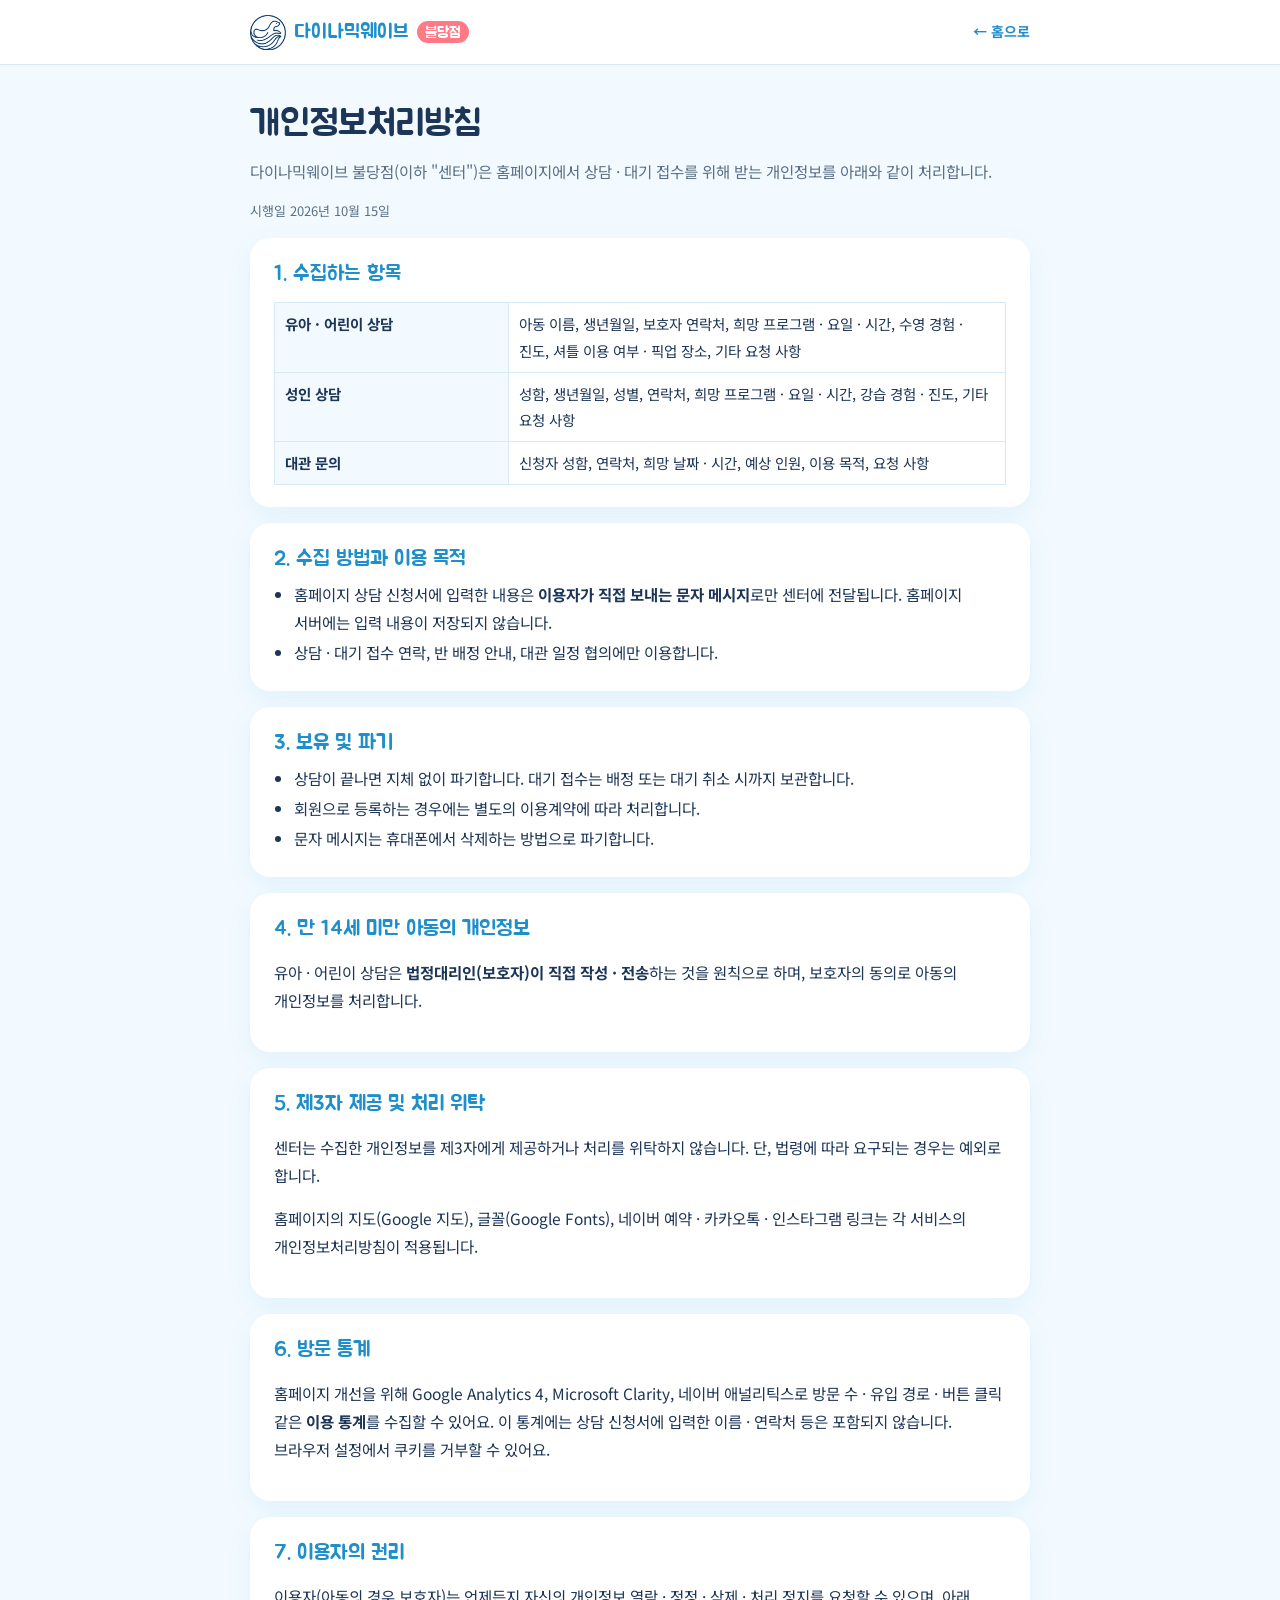
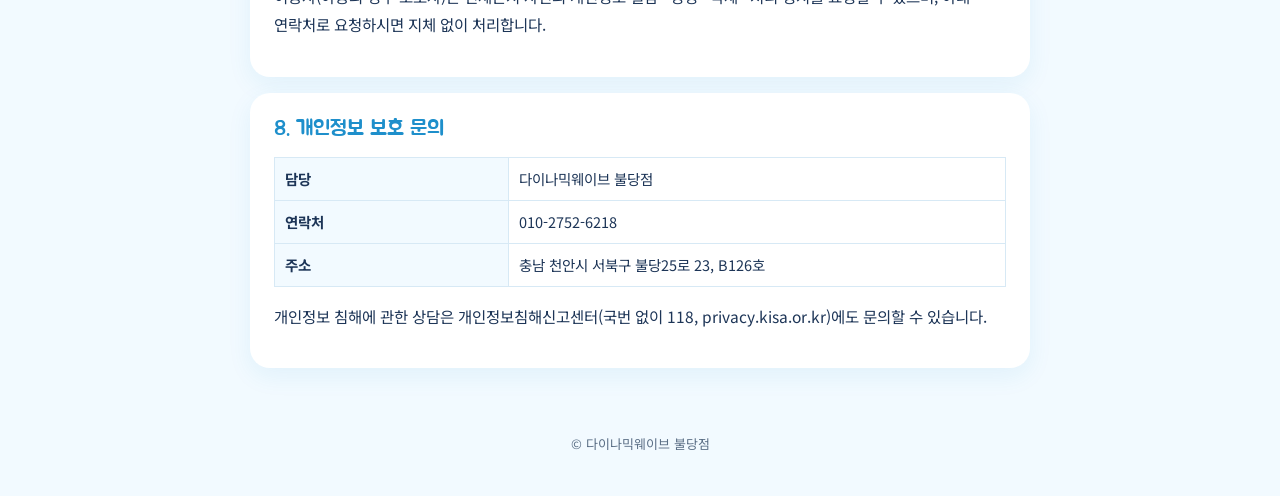
<file: privacy.html>
<!doctype html>
<html lang="ko">
<head>
<meta charset="utf-8">
<meta name="viewport" content="width=device-width, initial-scale=1, viewport-fit=cover">
<title>개인정보처리방침 | 다이나믹웨이브 불당점</title>
<meta name="description" content="다이나믹웨이브 불당점(천안 불당동 키즈 & 성인 프라이빗 수영장) 홈페이지 개인정보처리방침">
<meta name="theme-color" content="#3BB8F0">
<link rel="icon" href="assets/logo-mark.png">
<link rel="preconnect" href="https://fonts.googleapis.com">
<link rel="preconnect" href="https://fonts.gstatic.com" crossorigin>
<link rel="stylesheet" href="https://fonts.googleapis.com/css2?family=Jua&family=Noto+Sans+KR:wght@400;500;700&display=swap">
<style>
/* 홈페이지와 같은 물빛 토큰, 읽기 폭 문서 */
:root { --bg: #F2FAFF; --card: #FFFFFF; --ink: #1D3557; --muted: #5B6F86; --line: #D7E9F5; --sky: #3BB8F0; --sky-d: #1E8FCB; --coral: #FF7A85;
  --head: 'Jua', 'Noto Sans KR', sans-serif; --body: 'Noto Sans KR', system-ui, -apple-system, sans-serif; }
* { box-sizing: border-box; }
body { margin: 0; background: var(--bg); color: var(--ink); font: 400 15.5px/1.8 var(--body); word-break: keep-all; }
a { color: var(--sky-d); }
.hdr { background: #fff; border-bottom: 1px solid var(--line); }
.in { max-width: 820px; margin: 0 auto; padding-inline: 20px; }
.hdr .in { display: flex; align-items: center; justify-content: space-between; gap: 12px; min-height: 64px; }
.logo { display: flex; align-items: center; gap: 8px; text-decoration: none; color: var(--sky-d); }
.logo img { width: 36px; height: 36px; object-fit: contain; }
.logo b { font: 400 20px/1 var(--head); }
.logo em { font: 400 15px/1 var(--head); font-style: normal; color: #fff; background: var(--coral); padding: 4px 8px 3px; border-radius: 999px; }
.back { font-size: 14px; font-weight: 700; text-decoration: none; }
main { padding-block: 36px 64px; }
h1 { font: 400 clamp(28px, 5vw, 36px)/1.3 var(--head); margin: 0 0 10px; }
.lead { color: var(--muted); margin: 0 0 6px; }
.date { font-size: 13px; color: var(--muted); }
section { background: var(--card); border-radius: 20px; padding: 22px 24px; margin-top: 16px; box-shadow: 0 8px 24px rgba(30,143,203,.08); }
h2 { font: 400 21px/1.35 var(--head); margin: 0 0 8px; color: var(--sky-d); }
ul { margin: 6px 0 0; padding-left: 20px; }
li { margin: 2px 0; }
table { width: 100%; border-collapse: collapse; font-size: 14.5px; margin-top: 6px; }
th, td { border: 1px solid var(--line); padding: 8px 10px; text-align: left; vertical-align: top; }
th { background: var(--bg); width: 32%; font-weight: 700; }
.tbl { overflow-x: auto; }
.ftr { text-align: center; font-size: 13px; color: var(--muted); padding-bottom: 40px; }
@media (max-width: 560px) { section { padding: 18px 16px; } th { width: 38%; } }
</style>
</head>
<body>
<header class="hdr"><div class="in">
  <a class="logo" href="./"><img src="assets/logo-mark.png" alt=""><b>다이나믹웨이브</b><em>불당점</em></a>
  <a class="back" href="./">← 홈으로</a>
</div></header>
<main class="in">
  <h1>개인정보처리방침</h1>
  <p class="lead">다이나믹웨이브 불당점(이하 "센터")은 홈페이지에서 상담 · 대기 접수를 위해 받는 개인정보를 아래와 같이 처리합니다.</p>
  <p class="date">시행일 2026년 10월 15일</p>

  <section>
    <h2>1. 수집하는 항목</h2>
    <div class="tbl"><table>
      <tr><th>유아 · 어린이 상담</th><td>아동 이름, 생년월일, 보호자 연락처, 희망 프로그램 · 요일 · 시간, 수영 경험 · 진도, 셔틀 이용 여부 · 픽업 장소, 기타 요청 사항</td></tr>
      <tr><th>성인 상담</th><td>성함, 생년월일, 성별, 연락처, 희망 프로그램 · 요일 · 시간, 강습 경험 · 진도, 기타 요청 사항</td></tr>
      <tr><th>대관 문의</th><td>신청자 성함, 연락처, 희망 날짜 · 시간, 예상 인원, 이용 목적, 요청 사항</td></tr>
    </table></div>
  </section>

  <section>
    <h2>2. 수집 방법과 이용 목적</h2>
    <ul>
      <li>홈페이지 상담 신청서에 입력한 내용은 <b>이용자가 직접 보내는 문자 메시지</b>로만 센터에 전달됩니다. 홈페이지 서버에는 입력 내용이 저장되지 않습니다.</li>
      <li>상담 · 대기 접수 연락, 반 배정 안내, 대관 일정 협의에만 이용합니다.</li>
    </ul>
  </section>

  <section>
    <h2>3. 보유 및 파기</h2>
    <ul>
      <li>상담이 끝나면 지체 없이 파기합니다. 대기 접수는 배정 또는 대기 취소 시까지 보관합니다.</li>
      <li>회원으로 등록하는 경우에는 별도의 이용계약에 따라 처리합니다.</li>
      <li>문자 메시지는 휴대폰에서 삭제하는 방법으로 파기합니다.</li>
    </ul>
  </section>

  <section>
    <h2>4. 만 14세 미만 아동의 개인정보</h2>
    <p>유아 · 어린이 상담은 <b>법정대리인(보호자)이 직접 작성 · 전송</b>하는 것을 원칙으로 하며, 보호자의 동의로 아동의 개인정보를 처리합니다.</p>
  </section>

  <section>
    <h2>5. 제3자 제공 및 처리 위탁</h2>
    <p>센터는 수집한 개인정보를 제3자에게 제공하거나 처리를 위탁하지 않습니다. 단, 법령에 따라 요구되는 경우는 예외로 합니다.</p>
    <p>홈페이지의 지도(Google 지도), 글꼴(Google Fonts), 네이버 예약 · 카카오톡 · 인스타그램 링크는 각 서비스의 개인정보처리방침이 적용됩니다.</p>
  </section>

  <section>
    <h2>6. 방문 통계</h2>
    <p>홈페이지 개선을 위해 Google Analytics 4, Microsoft Clarity, 네이버 애널리틱스로 방문 수 · 유입 경로 · 버튼 클릭 같은 <b>이용 통계</b>를 수집할 수 있어요. 이 통계에는 상담 신청서에 입력한 이름 · 연락처 등은 포함되지 않습니다. 브라우저 설정에서 쿠키를 거부할 수 있어요.</p>
  </section>

  <section>
    <h2>7. 이용자의 권리</h2>
    <p>이용자(아동의 경우 보호자)는 언제든지 자신의 개인정보 열람 · 정정 · 삭제 · 처리 정지를 요청할 수 있으며, 아래 연락처로 요청하시면 지체 없이 처리합니다.</p>
  </section>

  <section>
    <h2>8. 개인정보 보호 문의</h2>
    <div class="tbl"><table>
      <tr><th>담당</th><td>다이나믹웨이브 불당점</td></tr>
      <tr><th>연락처</th><td>010-2752-6218</td></tr>
      <tr><th>주소</th><td>충남 천안시 서북구 불당25로 23, B126호</td></tr>
    </table></div>
    <p>개인정보 침해에 관한 상담은 개인정보침해신고센터(국번 없이 118, privacy.kisa.or.kr)에도 문의할 수 있습니다.</p>
  </section>
</main>
<footer class="ftr">© 다이나믹웨이브 불당점</footer>
</body>
</html>
</file>
<file: style.css>
/* 다이나믹웨이브 불당점 — 키즈 메인: 하늘색 물빛 + 햇살 노랑 + 코랄 포인트, 둥근 Jua 제목 */
:root {
  --sky: #3BB8F0;
  --sky-d: #1E8FCB;
  --sky-l: #E6F7FF;
  --aqua: #4FD6C2;
  --sun: #FFD54F;
  --coral: #FF7A85;
  --grape: #9B8CFF;
  --ink: #1D3557;
  --muted: #5B6F86;
  --line: #D7E9F5;
  --bg: #FFFFFF;
  --tint: #F2FAFF;
  --card: #FFFFFF;
  --open: #2BB673;
  --few: #FF9F1C;
  --full: #A3B1C2;
  --c-five: #FFB547;
  --c-baby: #FF8FA3;
  --c-elem: #3BB8F0;
  --c-private: #9B8CFF;
  --c-adult: #2EC4A6;
  --radius: 22px;
  --shadow: 0 10px 30px rgba(30, 143, 203, .12);
  --head: 'Jua', 'Noto Sans KR', sans-serif;
  --body: 'Noto Sans KR', system-ui, -apple-system, sans-serif;
}
* { box-sizing: border-box; }
[hidden] { display: none !important; }
html { scroll-behavior: smooth; scroll-padding-top: 76px; -webkit-text-size-adjust: 100%; }
body { margin: 0; font-family: var(--body); color: var(--ink); background: var(--bg); line-height: 1.65; word-break: keep-all; overflow-x: hidden; }
img { max-width: 100%; display: block; }
a { color: inherit; }
h1, h2, h3 { font-family: var(--head); font-weight: 400; line-height: 1.3; margin: 0; letter-spacing: -.01em; }
.wrap { max-width: 1160px; margin: 0 auto; padding: 0 20px; }
.wrap.narrow { max-width: 760px; }
.pc { display: none; }
@media (min-width: 860px) { .pc { display: inline; } }
small { color: var(--muted); }
code { background: var(--sky-l); padding: 1px 6px; border-radius: 6px; font-size: .9em; }

/* buttons */
.btn { display: inline-flex; align-items: center; justify-content: center; gap: 6px; padding: 14px 24px; border-radius: 999px; font: 700 16px/1 var(--body); text-decoration: none; border: 0; cursor: pointer; transition: transform .15s, box-shadow .15s, background .15s; }
.btn:active { transform: scale(.97); }
.btn-main { background: var(--coral); color: #fff; box-shadow: 0 6px 0 #E35562; }
.btn-main:hover { transform: translateY(-2px); box-shadow: 0 8px 0 #E35562; }
.btn-sub { background: #fff; color: var(--sky-d); box-shadow: inset 0 0 0 2px var(--sky); }
.btn-ghost { background: transparent; color: var(--muted); }
.btn.block { width: 100%; padding: 18px; font-size: 17px; }
.mini { padding: 9px 14px; border-radius: 12px; border: 0; background: var(--sky); color: #fff; font: 700 14px/1 var(--body); cursor: pointer; white-space: nowrap; }

/* ribbon */
.ribbon { display: flex; align-items: center; justify-content: center; gap: 10px; padding: 9px 16px; background: var(--sun); color: var(--ink); text-decoration: none; font-weight: 700; font-size: 14px; text-align: center; }
.ribbon-tag { background: var(--coral); color: #fff; border-radius: 999px; padding: 2px 10px; font-size: 12px; white-space: nowrap; }
.ribbon-go { white-space: nowrap; color: var(--sky-d); }

/* header */
.top { position: sticky; top: 0; z-index: 50; background: rgba(255,255,255,.92); backdrop-filter: blur(10px); border-bottom: 1px solid var(--line); }
.top-in { display: flex; align-items: center; justify-content: space-between; height: 64px; }
.logo { display: flex; align-items: center; gap: 8px; text-decoration: none; }
.logo-mark { width: 40px; height: 41px; object-fit: contain; }
.logo-mark.inv { filter: brightness(0) invert(1); }
.logo-txt { display: flex; flex-direction: column; line-height: 1.1; }
.logo-txt b { font-family: var(--head); font-weight: 400; font-size: 21px; color: var(--sky-d); }
.logo-txt small { font-size: 11px; letter-spacing: .04em; }
.nav { display: flex; gap: 4px; align-items: center; }
.nav a { padding: 8px 12px; border-radius: 999px; text-decoration: none; font-weight: 500; font-size: 15px; }
.nav a:hover { background: var(--sky-l); }
.nav .nav-cta { background: var(--coral); color: #fff; font-weight: 700; margin-left: 6px; }
.menu-btn { display: none; width: 44px; height: 44px; border: 0; background: var(--sky-l); border-radius: 14px; flex-direction: column; align-items: center; justify-content: center; gap: 5px; cursor: pointer; }
.menu-btn span { width: 20px; height: 2.5px; background: var(--sky-d); border-radius: 2px; transition: .2s; }
@media (max-width: 920px) {
  .menu-btn { display: flex; }
  .nav { position: absolute; top: 64px; left: 0; right: 0; flex-direction: column; align-items: stretch; background: #fff; padding: 10px 16px 18px; border-bottom: 1px solid var(--line); box-shadow: var(--shadow); display: none; }
  .nav.open { display: flex; }
  .nav a { padding: 13px 14px; font-size: 16px; }
  .nav .nav-cta { margin: 6px 0 0; text-align: center; }
  .menu-btn[aria-expanded="true"] span:nth-child(1) { transform: translateY(7.5px) rotate(45deg); }
  .menu-btn[aria-expanded="true"] span:nth-child(2) { opacity: 0; }
  .menu-btn[aria-expanded="true"] span:nth-child(3) { transform: translateY(-7.5px) rotate(-45deg); }
}

/* hero */
.hero { position: relative; background: linear-gradient(180deg, #DFF4FF 0%, #BDE9FF 60%, #9EDCFB 100%); overflow: hidden; padding: 56px 0 120px; }
.hero-in { display: grid; grid-template-columns: 1.1fr .9fr; gap: 24px; align-items: center; position: relative; z-index: 2; }
.pill { display: inline-block; background: #fff; color: var(--sky-d); font-weight: 700; font-size: 14px; padding: 6px 14px; border-radius: 999px; margin: 0 0 16px; box-shadow: var(--shadow); }
.hero h1 { font-size: clamp(36px, 6vw, 60px); }
.hl { color: var(--coral); background: linear-gradient(transparent 62%, rgba(255,213,79,.8) 62%); padding: 0 4px; }
.lead { font-size: 17px; color: #2F4A6B; margin: 18px 0 0; max-width: 34em; }
.lead2 { margin: 6px 0 26px; }
.lead .ln { display: block; }
@media (max-width: 640px) { .lead .ln { display: inline; } }
.prog-note { margin: 12px 0 0 !important; font-size: 13px !important; color: #17977F !important; font-weight: 700; }
.hero-btns { display: flex; gap: 12px; flex-wrap: wrap; }
.hero-points { list-style: none; padding: 0; margin: 30px 0 0; display: flex; gap: 12px; flex-wrap: wrap; }
.hero-points li { background: rgba(255,255,255,.75); border-radius: 18px; padding: 10px 18px; display: flex; flex-direction: column; line-height: 1.25; }
.hero-points b { font-family: var(--head); font-weight: 400; font-size: 22px; color: var(--sky-d); }
.hero-points span { font-size: 13px; color: var(--muted); }
.hero-art { position: relative; height: 380px; }
.sun { position: absolute; right: 6%; top: 0; width: 110px; height: 110px; border-radius: 50%; background: radial-gradient(circle, #FFE58A 0 55%, rgba(255,213,79,.35) 56% 100%); animation: pulse 4s ease-in-out infinite; }
.hero-seal { position: absolute; left: 8%; top: 70px; width: 78%; height: 270px; animation: bob 3.2s ease-in-out infinite; filter: drop-shadow(0 16px 18px rgba(30,143,203,.25)); }
.hero-duck { position: absolute; right: 2%; bottom: 10px; width: 100px; height: 80px; animation: bob 2.6s ease-in-out infinite reverse; }
.speech { position: absolute; left: 0; top: 40px; background: #fff; border-radius: 20px; padding: 10px 16px; font-family: var(--head); font-size: 19px; color: var(--sky-d); box-shadow: var(--shadow); animation: bob 3.2s ease-in-out infinite; }
.speech::after { content: ''; position: absolute; right: 22px; bottom: -10px; border: 10px solid transparent; border-top-color: #fff; border-bottom: 0; }
.waves { position: absolute; bottom: -1px; left: 0; width: 100%; height: 110px; z-index: 1; }
.waves .w1 { fill: rgba(255,255,255,.55); animation: drift 7s ease-in-out infinite alternate; }
.waves .w2 { fill: #fff; animation: drift 5s ease-in-out infinite alternate-reverse; }
.bubbles i { position: absolute; bottom: -30px; border-radius: 50%; background: rgba(255,255,255,.6); box-shadow: inset -3px -3px 0 rgba(59,184,240,.2); animation: rise 9s linear infinite; }
.bubbles i:nth-child(1) { left: 6%; width: 18px; height: 18px; animation-delay: 0s; }
.bubbles i:nth-child(2) { left: 18%; width: 10px; height: 10px; animation-delay: 2s; }
.bubbles i:nth-child(3) { left: 34%; width: 24px; height: 24px; animation-delay: 4s; }
.bubbles i:nth-child(4) { left: 52%; width: 12px; height: 12px; animation-delay: 1s; }
.bubbles i:nth-child(5) { left: 68%; width: 20px; height: 20px; animation-delay: 5s; }
.bubbles i:nth-child(6) { left: 82%; width: 14px; height: 14px; animation-delay: 3s; }
.bubbles i:nth-child(7) { left: 93%; width: 22px; height: 22px; animation-delay: 6s; }
@keyframes bob { 50% { transform: translateY(-12px); } }
@keyframes pulse { 50% { transform: scale(1.06); } }
@keyframes drift { to { transform: translateX(-60px); } }
@keyframes rise { to { transform: translateY(-110vh); opacity: 0; } }
@media (prefers-reduced-motion: reduce) { *, *::before, *::after { animation: none !important; transition: none !important; } html { scroll-behavior: auto; } }
@media (max-width: 860px) {
  .hero { padding: 32px 0 100px; }
  .hero-in { grid-template-columns: 1fr; }
  .hero-art { height: 230px; order: -1; }
  .hero-seal { left: 18%; top: 30px; width: 60%; height: 190px; }
  .sun { width: 72px; height: 72px; }
  .speech { font-size: 16px; top: 10px; }
  .hero-duck { width: 70px; height: 56px; }
}

/* sections */
.sec { padding: 84px 0; }
.sec.tint { background: var(--tint); }
.sec-head { text-align: center; margin-bottom: 40px; }
.eyebrow { display: inline-block; margin: 0 0 10px; font: 700 13px/1 var(--body); letter-spacing: .14em; color: var(--sky-d); background: var(--sky-l); padding: 7px 12px; border-radius: 999px; }
.sec h2 { font-size: clamp(28px, 4.2vw, 40px); }
.sec-sub { color: var(--muted); margin: 14px auto 0; max-width: 40em; }
@media (max-width: 640px) { .sec { padding: 60px 0; } .sec-head { margin-bottom: 28px; } }

/* why */
.why-grid { display: grid; grid-template-columns: repeat(4, 1fr); gap: 18px; }
.why { border-radius: var(--radius); padding: 26px 22px; background: var(--card); box-shadow: var(--shadow); position: relative; overflow: hidden; }
.why::before { content: ''; position: absolute; right: -30px; top: -30px; width: 100px; height: 100px; border-radius: 50%; opacity: .18; }
.why.c1::before { background: var(--sky); } .why.c2::before { background: var(--sun); } .why.c3::before { background: var(--coral); } .why.c4::before { background: var(--aqua); }
.why-ico { font-size: 34px; margin-bottom: 10px; }
.why h3 { font-size: 22px; margin-bottom: 8px; }
.why p { margin: 0; color: var(--muted); font-size: 15px; }
@media (max-width: 960px) { .why-grid { grid-template-columns: repeat(2, 1fr); } }
@media (max-width: 520px) { .why-grid { grid-template-columns: 1fr; } }

/* all care */
.allcare { background: linear-gradient(180deg, #fff, #FFF9EC); }
.care-flow { list-style: none; margin: 0; padding: 0; display: grid; grid-template-columns: repeat(7, 1fr); gap: 10px; counter-reset: cf; }
.care-flow li { position: relative; background: #fff; border-radius: 20px; padding: 18px 10px 16px; text-align: center; display: flex; flex-direction: column; align-items: center; gap: 4px; box-shadow: var(--shadow); counter-increment: cf; }
.care-flow li::before { content: counter(cf); position: absolute; top: -10px; left: 50%; transform: translateX(-50%); width: 24px; height: 24px; border-radius: 50%; background: var(--sun); font: 400 14px/24px var(--head); color: var(--ink); }
.care-flow li:not(:last-child)::after { content: '›'; position: absolute; right: -9px; top: 50%; transform: translateY(-50%); color: #F2B84B; font: 700 20px/1 var(--body); z-index: 1; }
.cf-ico { font-size: 32px; line-height: 1.2; }
.care-flow b { font-size: 15px; line-height: 1.3; }
.care-flow small { font-size: 12px; line-height: 1.4; }
.care-flow .cf-arrive { background: #EAF7FE; }
.care-flow .cf-main { background: var(--sky); color: #fff; }
.care-flow .cf-main small { color: rgba(255,255,255,.9); }
.care-flow .cf-done { background: #FFF1DC; }
.care-notes { display: flex; flex-wrap: wrap; justify-content: center; gap: 10px; margin-top: 22px; }
.care-pill { margin: 0; background: #fff; border: 2px solid #FFE3A3; border-radius: 999px; padding: 10px 18px; font-size: 14.5px; text-align: center; }
.care-scope { border-color: #BDEDE2; }
.care-scope span { color: var(--muted); font-size: 13px; }
.li-care { background: #FFF1DC !important; color: #A35F00; font-weight: 700; }
.prog-note.muted { color: var(--muted) !important; font-weight: 400; margin-top: 4px !important; }
@media (max-width: 1000px) { .care-flow { grid-template-columns: repeat(4, 1fr); row-gap: 20px; } .care-flow li:nth-child(4)::after { display: none; } }
@media (max-width: 560px) {
  .care-flow { grid-template-columns: 1fr; gap: 10px; }
  .care-flow li { flex-direction: row; text-align: left; padding: 12px 14px 12px 44px; gap: 10px; flex-wrap: wrap; }
  .care-flow li::before { top: 50%; left: 12px; transform: translateY(-50%); }
  .care-flow li:not(:last-child)::after { content: '⌄'; right: auto; left: 18px; top: auto; bottom: -14px; transform: none; font-size: 16px; }
  .care-flow li:nth-child(4)::after { display: block; }
  .cf-ico { font-size: 24px; }
  .care-flow b { font-size: 15px; }
  .care-flow small { flex-basis: 100%; margin-left: 34px; margin-top: -6px; }
  .care-pill { border-radius: 16px; }
}

/* program */
.prog-grid { display: grid; grid-template-columns: repeat(4, 1fr); gap: 18px; }
.prog { background: #fff; border-radius: var(--radius); padding: 26px 22px; border-top: 8px solid var(--c); box-shadow: var(--shadow); }
.t-five { --c: var(--c-five); } .t-baby { --c: var(--c-baby); } .t-elem { --c: var(--c-elem); } .t-private { --c: var(--c-private); } .t-adult { --c: var(--c-adult); }
.prog-age { display: inline-block; font-size: 13px; font-weight: 700; color: #fff; background: var(--c); padding: 4px 10px; border-radius: 999px; }
.prog h3 { font-size: 26px; margin: 12px 0 8px; }
.prog p { margin: 0 0 14px; color: var(--muted); font-size: 15px; }
.prog ul { list-style: none; padding: 0; margin: 0; display: flex; flex-wrap: wrap; gap: 6px; }
.prog li { font-size: 13px; background: var(--tint); border-radius: 8px; padding: 4px 9px; }
.steps { list-style: none; padding: 0; margin: 36px 0 0; display: flex; flex-wrap: wrap; justify-content: center; gap: 10px; counter-reset: s; }
.steps li { background: #fff; border-radius: 999px; padding: 8px 16px 8px 8px; font-weight: 500; display: flex; align-items: center; gap: 8px; box-shadow: var(--shadow); }
.steps span { width: 28px; height: 28px; border-radius: 50%; background: var(--sun); display: grid; place-items: center; font-family: var(--head); }
@media (max-width: 960px) { .prog-grid { grid-template-columns: repeat(2, 1fr); } }
@media (max-width: 520px) { .prog-grid { grid-template-columns: 1fr; } }

/* special */
.special { padding: 56px 0 24px; }
.sp-card { background: linear-gradient(135deg, #FFF6D6, #FFE7EA); border-radius: 28px; padding: 32px; border: 3px dashed var(--sun); position: relative; }
.sp-badge { display: inline-block; background: var(--coral); color: #fff; font-weight: 700; font-size: 13px; padding: 5px 12px; border-radius: 999px; }
.sp-head h2 { font-size: clamp(26px, 4vw, 36px); margin: 10px 0 4px; }
.sp-period { font-weight: 700; color: var(--sky-d); margin: 0; }
.sp-desc { color: var(--muted); margin: 6px 0 0; }
.sp-list { display: flex; flex-direction: column; gap: 12px; margin-top: 22px; }
.sp-part { display: grid; grid-template-columns: 130px 1fr 1fr; gap: 12px; align-items: stretch; }
.sp-when { display: flex; flex-direction: column; justify-content: center; align-items: center; background: var(--coral); color: #fff; border-radius: 18px; padding: 12px 8px; text-align: center; }
.sp-when b { font-family: var(--head); font-weight: 400; font-size: 30px; line-height: 1.1; }
.sp-when span { font-size: 14px; font-weight: 700; font-variant-numeric: tabular-nums; }
.sp-item { background: #fff; border-radius: 18px; padding: 16px 18px; display: flex; flex-direction: column; gap: 6px; box-shadow: 0 6px 16px rgba(255,122,133,.12); border-top: 5px solid var(--pc); min-width: 0; }
.sp-item.pool-1 { --pc: #3BB8F0; } .sp-item.pool-2 { --pc: #2EC4A6; }
.sp-pool { font-family: var(--head); font-size: 20px; color: var(--pc); }
.sp-item .tg { color: var(--muted); font-size: 14px; }
.sp-item .badge { align-self: flex-start; }
.sp-item .mini { margin-top: 6px; align-self: flex-start; }
.sp-item.is-full .mini { background: var(--full); }
@media (max-width: 640px) {
  .sp-part { grid-template-columns: 1fr 1fr; gap: 8px; }
  .sp-when { grid-column: 1 / -1; flex-direction: row; justify-content: flex-start; gap: 10px; padding: 8px 14px; border-radius: 14px; }
  .sp-when b { font-size: 22px; }
  .sp-item { padding: 12px; }
  .sp-pool { font-size: 17px; }
  .sp-item .tg { font-size: 13px; }
  .sp-item .mini { font-size: 13px; padding: 8px 10px; }
}
.sp-note { margin: 18px 0 0; background: rgba(255,255,255,.75); border-radius: 16px; padding: 14px 18px; font-size: 14px; color: #4A5D72; }
.sp-note-head { margin: 0 0 6px; font-weight: 700; color: var(--ink); }
.sp-note-head span { font-weight: 400; font-size: 12.5px; color: var(--muted); margin-left: 4px; }
.sp-note ul { margin: 0; padding-left: 20px; display: flex; flex-direction: column; gap: 3px; }
@media (max-width: 640px) { .sp-card { padding: 22px 18px; } }

/* seats */
.seat { display: inline-block; width: 10px; height: 10px; border-radius: 50%; margin-right: 6px; vertical-align: middle; }
.seat.new { background: var(--sky); } .seat.open { background: var(--open); } .seat.few { background: var(--few); } .seat.full { background: var(--full); }
.badge { display: inline-flex; align-items: center; gap: 4px; font-size: 12px; font-weight: 700; padding: 3px 9px; border-radius: 999px; white-space: nowrap; }
.badge.new { background: var(--sky-l); color: var(--sky-d); }
.badge.open { background: #E3F7EC; color: #178A52; }
.badge.few { background: #FFF0DB; color: #C46A00; }
.badge.full { background: #EEF1F5; color: #6B7A8C; }

/* timetable */
.tt-tools { display: flex; justify-content: space-between; align-items: center; gap: 12px; flex-wrap: wrap; }
.chips { display: flex; gap: 8px; flex-wrap: wrap; }
.chips button { border: 2px solid var(--line); background: #fff; border-radius: 999px; padding: 8px 14px; font: 500 14px/1 var(--body); color: var(--ink); cursor: pointer; display: inline-flex; align-items: center; gap: 6px; }
.chips button[aria-pressed="true"] { border-color: var(--sky); background: var(--sky); color: #fff; }
.dot { width: 10px; height: 10px; border-radius: 50%; background: var(--c); display: inline-block; }
.switch { display: inline-flex; align-items: center; gap: 8px; font-size: 14px; font-weight: 500; cursor: pointer; user-select: none; }
.switch input { position: absolute; opacity: 0; }
.switch span { width: 42px; height: 24px; border-radius: 999px; background: var(--line); position: relative; transition: .2s; }
.switch span::after { content: ''; position: absolute; left: 3px; top: 3px; width: 18px; height: 18px; border-radius: 50%; background: #fff; transition: .2s; box-shadow: 0 1px 3px rgba(0,0,0,.2); }
.switch input:checked + span { background: var(--open); }
.switch input:checked + span::after { left: 21px; }
.switch input:focus-visible + span { outline: 3px solid var(--sky); outline-offset: 2px; }

/* 상태 색: 여유(초록) · 임박(주황) · 마감(회색 빗금 + 빨간 도장) · 신규(하늘 점선) */
.st-open { --sb: #E9F8F0; --sl: #2BB673; --st: #178A52; }
.st-few  { --sb: #FFF1DC; --sl: #FF8A00; --st: #C25E00; }
.st-full { --sb: #EEF1F5; --sl: #B4BFCC; --st: #E5484D; }
.st-new  { --sb: #F2FAFF; --sl: #7CCBF2; --st: #1E8FCB; }
.tt-legend { display: flex; gap: 14px; flex-wrap: wrap; font-size: 13px; color: var(--muted); margin: 16px 0 14px; align-items: center; }
.lg { display: inline-flex; align-items: center; gap: 6px; }
.lg i { font-style: normal; font-weight: 700; font-size: 12px; padding: 3px 8px; border-radius: 8px; background: var(--sb); color: var(--st); border: 2px solid var(--sl); }
.lg.st-few i { background: var(--sl); color: #fff; }
.lg.st-full i { background: #fff; border-color: var(--st); }
.lg.lg-wait i { background: #E5484D; color: #fff; border-color: #E5484D; border-radius: 999px; }
.lg.lg-empty i { background: transparent; color: #6F8DA8; border: 1.5px dashed #C9D6E2; }
.tt-updated { margin-left: auto; font-weight: 700; color: var(--sky-d); }

.pools { display: grid; grid-template-columns: 1fr 1fr; gap: 16px; }
.pool { background: #fff; border-radius: var(--radius); box-shadow: var(--shadow); overflow: hidden; min-width: 0; }
.pool-head { display: flex; align-items: baseline; justify-content: center; gap: 8px; padding: 14px 10px 12px; color: #fff; }
.pool-1 .pool-head { background: linear-gradient(135deg, #3BB8F0, #5FD0F5); }
.pool-2 .pool-head { background: linear-gradient(135deg, #2EC4A6, #5BD9C0); }
.pool-head b { font-family: var(--head); font-weight: 400; font-size: 24px; }
.pool-head small { color: rgba(255,255,255,.85); font-weight: 700; }
.pool-scroll { overflow-x: auto; }
.tt-grid { width: 100%; border-collapse: separate; border-spacing: 0; table-layout: fixed; min-width: 520px; }
.tt-grid th { font-family: var(--head); font-weight: 400; font-size: 17px; padding: 8px 2px; color: var(--sky-d); background: var(--tint); border-bottom: 1px solid var(--line); }
.pool-2 .tt-grid th { color: #17977F; background: #F0FBF8; }
.tt-grid th:first-child { width: 40px; }
.tt-grid td { border-top: 1px solid var(--line); border-left: 1px solid var(--line); padding: 4px; vertical-align: top; height: 74px; }
.tt-grid tr:first-child td { border-top: 0; }
td.time { border-left: 0 !important; font: 700 16px/1 var(--head); text-align: center; vertical-align: middle !important; color: var(--muted); background: var(--tint); }
td.time small { font-size: 11px; margin-left: 1px; }

.cls { position: relative; display: flex; flex-direction: column; width: 100%; min-height: 64px; text-align: left; border: 2px solid var(--sl); background: var(--sb); border-radius: 12px; padding: 6px 6px 5px; font: inherit; color: var(--ink); cursor: pointer; overflow: hidden; transition: transform .12s, box-shadow .12s; }
.cls:hover { transform: translateY(-2px); box-shadow: 0 6px 14px rgba(0,0,0,.1); }
.cls::before { content: ''; position: absolute; left: 0; top: 0; bottom: 0; width: 5px; background: var(--c); }
.cls .cn { font-weight: 700; font-size: 13px; line-height: 1.2; padding-left: 3px; }
.cls .cl { font-size: 11px; color: var(--muted); line-height: 1.25; padding-left: 3px; }
.cls .cs { margin-top: auto; padding-top: 3px; font-size: 11.5px; font-weight: 700; color: var(--st); padding-left: 3px; }
.cls .stamp { align-self: flex-start; margin: 0 0 3px 3px; font-size: 10.5px; font-weight: 700; line-height: 1; padding: 3px 6px; border-radius: 6px; color: var(--st); background: #fff; }
.st-open .stamp { display: none; }
.cls.st-few { box-shadow: 0 0 0 2px rgba(255,138,0,.25); }
.st-few .stamp { background: var(--sl); color: #fff; animation: blink 1.6s ease-in-out infinite; }
.cls.st-full { background: repeating-linear-gradient(135deg, #EEF1F5 0 7px, #E4E9EF 7px 14px); }
.st-full .cn, .st-full .cl { color: #9AA6B4; }
.cls.st-full .stamp { font-size: 12px; padding: 3px 7px; border: 2px solid var(--st); background: #fff; color: var(--st); letter-spacing: .12em; }
.st-full .cs { color: #6B7A8C; font-weight: 500; }
/* 마감 반의 대기 인원 */
.wait-some .cs, .wait-many .cs { display: inline-flex; align-self: flex-start; gap: 3px; margin-top: auto; padding: 2px 7px; border-radius: 999px; font-weight: 700; color: #fff; background: #8A97A6; }
.wait-many .cs { background: #E5484D; }
.wait-many .cs::after { content: '·많음'; font-weight: 500; opacity: .9; }
/* 개설 전 빈 시간: 카드 대신 흐린 점선 빈칸 */
.cls.slot-empty { background: transparent; border: 1.5px dashed #C9D6E2; align-items: center; justify-content: center; text-align: center; gap: 1px; color: #8796A6; }
.cls.slot-empty::before { display: none; }
.cls.slot-empty:hover { background: #F2FAFF; border-color: #7CCBF2; color: var(--sky-d); box-shadow: none; }
.se-none { font-size: 11px; color: #A3AFBC; }
.se-plus { font-size: 11.5px; font-weight: 700; color: #6F8DA8; white-space: nowrap; letter-spacing: -.02em; }
.se-min { font-size: 10.5px; color: #A3AFBC; }
.cls.slot-empty:hover .se-plus { color: var(--sky-d); }
.tt-day .se-none { font-size: 12px; } .tt-day .se-plus { font-size: 14px; } .tt-day .se-min { font-size: 11.5px; }
.t-new { --c: linear-gradient(var(--c-baby), var(--c-elem)); }
.cls.picked { outline: 3px solid var(--coral); outline-offset: 1px; }
@keyframes blink { 50% { opacity: .55; } }

.tt-mobile { display: none; }
.day-tabs { display: grid; grid-template-columns: repeat(6, 1fr); gap: 6px; margin-bottom: 12px; }
.day-tabs button { border: 0; background: var(--sky-l); border-radius: 14px; padding: 10px 0 8px; font-family: var(--head); font-size: 19px; color: var(--sky-d); cursor: pointer; display: flex; flex-direction: column; align-items: center; line-height: 1.1; }
.day-tabs button small { font-family: var(--body); font-size: 10.5px; color: var(--open); font-weight: 700; margin-top: 3px; }
.day-tabs button[aria-selected="true"] { background: var(--sky); color: #fff; }
.day-tabs button[aria-selected="true"] small { color: #fff; }
.tt-day { width: 100%; border-collapse: separate; border-spacing: 0 6px; table-layout: fixed; }
.tt-day th { font-family: var(--head); font-weight: 400; font-size: 18px; color: #fff; padding: 9px 4px; }
.tt-day th:first-child { width: 38px; }
.tt-day th.ph-1 { background: var(--sky); border-radius: 14px 0 0 14px; }
.tt-day th.ph-2 { background: #2EC4A6; border-radius: 0 14px 14px 0; }
.tt-day td { padding: 0 3px; vertical-align: top; }
.tt-day td.time { background: none; font-size: 17px; }
.tt-day .cls { min-height: 72px; padding: 8px 8px 7px; }
.tt-day .cls .cn { font-size: 15px; }
.tt-day .cls .cl { font-size: 12px; }
.tt-day .cls .cs { font-size: 12.5px; }
.tt-day .cls .stamp { font-size: 12px; }
.tt-day .st-full .stamp { font-size: 13.5px; }
.tt-empty { text-align: center; color: var(--muted); padding: 30px 0; }

.tt-info { display: grid; grid-template-columns: 1fr 1fr; gap: 14px; margin-top: 20px; }
.ti { border-radius: 18px; padding: 16px 18px; font-size: 14px; }
.ti > b { display: block; font-size: 16px; margin-bottom: 6px; }
.ti p { margin: 0; color: #3B556F; }
.ti ul { margin: 0 0 6px; padding: 0; list-style: none; }
.ti li b { display: inline-block; min-width: 52px; color: #17977F; }
.ti-new { background: #EAF7FE; border: 2px dashed #7CCBF2; }
.ti-new em { font-style: normal; font-weight: 700; color: #fff; background: #7CCBF2; padding: 1px 6px; border-radius: 6px; }
.ti-adult { background: #EAFAF6; border: 2px solid #BDEDE2; }
.tt-wait { margin: 14px 0 0; padding: 12px 16px; border-radius: 14px; background: #FFF0F0; color: #9B2C33; font-size: 13.5px; }
.tt-caution { margin: 14px 0 0; padding: 12px 16px; border-radius: 14px; background: #FFF8E1; color: #7A5A00; font-size: 13.5px; }
@media (max-width: 1100px) { .pools { grid-template-columns: 1fr; } }
@media (max-width: 760px) {
  .pools { display: none; } .tt-mobile { display: block; }
  .tt-updated { margin-left: 0; width: 100%; }
  .tt-info { grid-template-columns: 1fr; }
}

/* price */
.seg { display: flex; gap: 6px; background: var(--sky-l); padding: 6px; border-radius: 999px; width: fit-content; max-width: 100%; margin: 0 auto 22px; overflow-x: auto; }
.seg button { border: 0; background: transparent; padding: 10px 18px; border-radius: 999px; font: 700 15px/1 var(--body); color: var(--sky-d); cursor: pointer; white-space: nowrap; }
.seg button[aria-selected="true"] { background: #fff; color: var(--ink); box-shadow: 0 3px 10px rgba(30,143,203,.18); }
.seg em { font-style: normal; font-size: 12px; background: var(--coral); color: #fff; border-radius: 999px; padding: 2px 7px; margin-left: 4px; }
.price-card { max-width: 820px; margin: 0 auto; background: #fff; border-radius: var(--radius); box-shadow: var(--shadow); padding: 22px 26px 26px; }
.ptable { width: 100%; border-collapse: collapse; font-variant-numeric: tabular-nums; table-layout: fixed; }
.ptable thead th:not(.pt-h) { width: 19%; }
.ptable thead th { font-weight: 500; font-size: 15px; padding: 10px 6px 14px; border-bottom: 2px solid var(--line); line-height: 1.3; }
.ptable thead th small { display: block; color: var(--muted); font-size: 12px; }
.ptable thead .pt-h { text-align: left; font-family: var(--head); font-size: 20px; color: var(--sky-d); font-weight: 400; }
.ptable thead .pt-h small { display: inline; }
.pt-sec th { text-align: left; padding: 20px 0 6px; font-family: var(--head); font-weight: 400; font-size: 19px; color: var(--sky-d); }
.pt-sec small { font-family: var(--body); font-size: 13px; color: var(--muted); }
.ptable td { padding: 9px 6px; text-align: center; font-size: 16px; font-weight: 500; }
.ptable td:first-child { text-align: left; padding-left: 12px; color: #3B556F; }
.ptable tbody tr:last-child td { border-bottom: 1px solid var(--line); padding-bottom: 14px; }
.ptable tbody:last-child tr:last-child td { border-bottom: 0; }
.pt-tip { margin: 14px 0 0; font-size: 13px; color: var(--muted); text-align: center; }
.price-notes { max-width: 820px; margin: 18px auto 0; padding: 0 0 0 20px; color: var(--muted); font-size: 14px; }
@media (max-width: 560px) {
  .price-card { padding: 16px 10px 20px; }
  .ptable thead th { font-size: 13px; padding: 8px 2px 10px; }
  .ptable thead th:not(.pt-h) { width: 23%; }
  .ptable thead .pt-h { font-size: 16px; }
  .ptable thead .pt-h small { display: block; }
  .ptable td { font-size: 13.5px; padding: 8px 2px; }
  .ptable td:first-child { padding-left: 4px; font-size: 13px; }
  .pt-sec th { font-size: 17px; }
}

/* extra programs */
.extra-row { display: grid; grid-template-columns: repeat(3, 1fr); gap: 12px; margin-top: 18px; }
.extra { background: #fff; border-radius: 18px; padding: 14px 18px; display: flex; flex-direction: column; box-shadow: var(--shadow); }
.extra b { font-size: 16px; }
.extra span { font-size: 14px; color: var(--muted); }
@media (max-width: 760px) { .extra-row { grid-template-columns: 1fr; } }

/* rules */
.rule-grid { display: grid; grid-template-columns: 1fr 1fr; gap: 18px; }
.rule { background: #fff; border-radius: var(--radius); padding: 24px; box-shadow: var(--shadow); border: 2px solid var(--line); }
.rule h3 { font-size: 24px; display: flex; align-items: center; gap: 10px; margin-bottom: 10px; }
.rule h3 span { width: 38px; height: 38px; border-radius: 50%; background: var(--sky); color: #fff; display: grid; place-items: center; font-size: 15px; font-family: var(--body); font-weight: 700; }
.rule p { margin: 0 0 12px; font-size: 15px; }
.rule ul { margin: 0; padding-left: 18px; font-size: 14px; color: var(--muted); display: flex; flex-direction: column; gap: 4px; }
.rule b { color: var(--ink); }
.rule-chips { display: grid; grid-template-columns: repeat(3, 1fr); gap: 8px; margin-bottom: 12px; }
.rule-chips span { background: var(--sky-l); border-radius: 14px; padding: 8px 6px; text-align: center; font-size: 13px; color: var(--sky-d); line-height: 1.35; }
.rule-chips b { display: block; font-size: 16px; color: var(--sky-d); }
.rule-foot { text-align: center; font-size: 13px; color: var(--muted); margin: 20px 0 0; }
@media (max-width: 860px) { .rule-grid { grid-template-columns: 1fr; } .rule { padding: 20px 18px; } }

/* consult notice */
.notice { background: #FFF8E1; border-radius: 16px; padding: 14px 16px; margin-bottom: 16px; display: flex; flex-direction: column; align-items: center; gap: 4px; font-size: 14px; text-align: center; }
.notice b { color: #8A6400; }

/* gallery */
.gallery { display: grid; grid-template-columns: repeat(3, 1fr); grid-auto-rows: 440px; gap: 14px; }
.gallery .g { aspect-ratio: auto; }
.g { margin: 0; position: relative; border-radius: var(--radius); overflow: hidden; aspect-ratio: 3 / 4; background: var(--sky-l); box-shadow: var(--shadow); }
.g.wide { grid-column: span 2; aspect-ratio: auto; }
.g img { width: 100%; height: 100%; object-fit: cover; transition: transform .4s; }
.g:hover img { transform: scale(1.04); }
.g figcaption { position: absolute; left: 12px; bottom: 12px; background: rgba(255,255,255,.92); border-radius: 999px; padding: 5px 12px; font-size: 13px; font-weight: 700; }
@media (max-width: 760px) {
  .gallery { grid-template-columns: 1fr 1fr; grid-auto-rows: auto; gap: 10px; }
  .gallery .g { aspect-ratio: 3 / 4; } .gallery .g.wide { aspect-ratio: 4 / 3; }
  .g figcaption { left: 8px; bottom: 8px; right: 8px; width: fit-content; font-size: 12px; padding: 4px 10px; }
}

/* faq */
.qa { background: #fff; border-radius: 18px; margin-bottom: 10px; box-shadow: var(--shadow); }
.qa summary { cursor: pointer; padding: 18px 20px; font-weight: 700; list-style: none; display: flex; justify-content: space-between; gap: 10px; }
.qa summary::-webkit-details-marker { display: none; }
.qa summary::before { content: 'Q'; font-family: var(--head); color: var(--coral); font-size: 20px; line-height: 1.2; }
.qa summary::after { content: '+'; margin-left: auto; color: var(--sky-d); font-size: 22px; line-height: 1; }
.qa[open] summary::after { content: '−'; }
.qa p { margin: 0; padding: 0 20px 18px 46px; color: var(--muted); }

/* consult */
.consult { background: linear-gradient(180deg, #fff, var(--sky-l)); }
.consult-grid { display: grid; grid-template-columns: .8fr 1.2fr; gap: 40px; align-items: start; }
.consult-side { position: sticky; top: 90px; }
.consult-side h2 { margin: 0 0 10px; }
.consult-side .sub { color: var(--muted); }
.consult-seal { width: 220px; height: 190px; display: block; margin: 20px 0; animation: bob 3.2s ease-in-out infinite; }
.consult-contact { display: flex; gap: 10px; flex-wrap: wrap; }
.form { background: #fff; border-radius: 28px; padding: 28px; box-shadow: var(--shadow); display: flex; flex-direction: column; gap: 18px; }
.form-tabs { width: 100%; margin: 0; }
.form-tabs button { flex: 1; padding: 13px 10px; font-size: 16px; }
.field { display: flex; flex-direction: column; gap: 8px; border: 0; padding: 0; margin: 0; min-width: 0; }
.field label, .field legend, .field .lbl { font-weight: 700; font-size: 15px; padding: 0; display: flex; align-items: center; gap: 6px; flex-wrap: wrap; }
.field b { width: 22px; height: 22px; border-radius: 50%; background: var(--sun); display: inline-grid; place-items: center; font-size: 12px; flex: none; }
.field legend { margin-bottom: 8px; }
input:not([type="checkbox"]):not([type="radio"]), select, textarea { width: 100%; border: 2px solid var(--line); border-radius: 14px; padding: 12px 14px; font: 16px var(--body); color: var(--ink); background: #fff; }
input:focus, select:focus, textarea:focus { outline: none; border-color: var(--sky); }
textarea { min-height: 86px; resize: vertical; }
.row2 { display: grid; grid-template-columns: 1fr 1fr; gap: 12px; }
.row3 { display: grid; grid-template-columns: 1fr 1fr auto; gap: 12px; }
@media (max-width: 520px) { .row2, .row3 { grid-template-columns: 1fr; } }
.checks, .radio-row, .day-checks { display: flex; flex-wrap: wrap; gap: 8px; }
.checks label, .radio-row label, .day-checks label { cursor: pointer; }
.checks input, .radio-row input, .day-checks input { position: absolute; opacity: 0; pointer-events: none; }
.checks span, .radio-row span, .day-checks span { display: inline-block; padding: 9px 14px; border-radius: 12px; border: 2px solid var(--line); font-weight: 500; font-size: 15px; transition: .12s; }
.checks input:checked + span, .radio-row input:checked + span, .day-checks input:checked + span { border-color: var(--sky); background: var(--sky-l); color: var(--sky-d); font-weight: 700; }
.checks input:focus-visible + span, .radio-row input:focus-visible + span, .day-checks input:focus-visible + span { outline: 3px solid var(--sky); outline-offset: 2px; }
.day-checks span { padding: 9px 11px; }
.regular-box { background: #FFF8E1; border-radius: 16px; padding: 14px 16px; }
.regular-box p { margin: 0 0 10px; font-weight: 700; font-size: 14px; color: #8A6400; }
.wish-builder { display: flex; gap: 8px; flex-wrap: wrap; align-items: center; }
.wish-builder select { width: auto; flex: 1; min-width: 110px; padding: 10px 12px; }
.wish-list { list-style: none; padding: 0; margin: 4px 0 0; display: flex; flex-direction: column; gap: 6px; }
.wish-list li { display: flex; align-items: center; justify-content: space-between; gap: 8px; background: var(--sky-l); border-radius: 12px; padding: 9px 12px; font-weight: 500; font-size: 15px; }
.wish-list li.empty { background: transparent; color: var(--muted); font-size: 13px; padding: 0; font-weight: 400; }
.wish-list .freq { width: auto; padding: 5px 8px; border-radius: 10px; font-size: 14px; }
.wish-list .x { border: 0; background: #fff; border-radius: 50%; width: 26px; height: 26px; cursor: pointer; color: var(--muted); flex: none; }
.wish-list .wl { flex: 1; }
.agree { font-size: 13px; color: var(--muted); display: flex; gap: 8px; align-items: flex-start; }
.agree input { margin-top: 3px; accent-color: var(--sky); }
.form-msg { background: var(--tint); border-radius: 16px; padding: 16px; font-size: 14px; }
.form-msg.err { background: #FFEFF0; color: #C23B48; font-weight: 700; }
.form-msg pre { white-space: pre-wrap; font: 14px/1.6 var(--body); background: #fff; border-radius: 12px; padding: 14px; margin: 10px 0; border: 1px solid var(--line); max-height: 320px; overflow: auto; }
.qr-row { display: flex; gap: 16px; align-items: center; margin-top: 10px; }
.qr { width: 150px; height: 150px; flex: none; background: #fff; padding: 8px; border-radius: 12px; }
.qr svg { width: 100%; height: 100%; }
.qr-help { display: flex; flex-direction: column; gap: 4px; }
.sms-actions { display: flex; gap: 10px; align-items: center; flex-wrap: wrap; }
@media (max-width: 860px) { .consult-grid { grid-template-columns: 1fr; gap: 20px; } .consult-side { position: static; text-align: center; } .consult-seal { width: 140px; height: 126px; margin: 10px auto; } .consult-contact { justify-content: center; } }
@media (max-width: 520px) { .form { padding: 20px 16px; } .qr-row { flex-direction: column; } }

/* visit */
.visit-grid { display: grid; grid-template-columns: 1.2fr 1fr; gap: 24px; }
.map { position: relative; min-height: 340px; border-radius: var(--radius); overflow: hidden; background: var(--sky-l); box-shadow: var(--shadow); }
.map iframe { position: absolute; inset: 0; width: 100%; height: 100%; border: 0; }
.map-go { position: absolute; right: 12px; bottom: 12px; background: var(--coral); color: #fff; font-weight: 700; text-decoration: none; padding: 10px 16px; border-radius: 999px; box-shadow: 0 4px 12px rgba(0,0,0,.18); }
.info { background: #fff; border-radius: var(--radius); padding: 24px; margin: 0; box-shadow: var(--shadow); display: grid; grid-template-columns: 84px 1fr; gap: 14px 12px; align-content: start; }
.info dt { font-weight: 700; color: var(--sky-d); }
.info dd { margin: 0; }
.info ul { list-style: none; margin: 0; padding: 0; display: flex; flex-direction: column; gap: 6px; }
.info li small { display: block; font-size: 12px; }
.info a { font-weight: 700; color: var(--coral); }
.info .sns { display: flex; gap: 14px; flex-wrap: wrap; }
.mini.ghost { background: var(--sky-l); color: var(--sky-d); padding: 5px 10px; font-size: 12px; margin-left: 4px; }
@media (max-width: 760px) { .visit-grid { grid-template-columns: 1fr; } .map { min-height: 260px; } }

/* footer */
.foot { background: var(--ink); color: #C9D7E6; padding: 36px 0 110px; font-size: 13px; }
.foot .logo-txt b { color: #fff; } .foot .logo-txt small { color: #9FB3C8; }
.foot-in { display: flex; flex-direction: column; gap: 8px; }
.foot p { margin: 0; }
.copy { color: #7F95AD; }
@media (min-width: 761px) { .foot { padding-bottom: 36px; } }

/* dock (mobile) */
.dock { position: fixed; left: 12px; right: 12px; bottom: calc(12px + env(safe-area-inset-bottom)); z-index: 60; display: none; grid-template-columns: 1fr 1fr 1.3fr; gap: 6px; background: #fff; padding: 6px; border-radius: 20px; box-shadow: 0 10px 30px rgba(29,53,87,.22); }
.dock a { text-align: center; text-decoration: none; padding: 12px 4px; border-radius: 14px; font-weight: 700; font-size: 14px; background: var(--sky-l); color: var(--sky-d); }
.dock .dock-main { background: var(--coral); color: #fff; }
@media (max-width: 760px) { .dock { display: grid; } }

/* modal */
.modal { position: fixed; inset: 0; z-index: 100; background: rgba(29,53,87,.45); display: grid; place-items: center; padding: 16px; }
.modal[hidden] { display: none; }
.modal-box { position: relative; background: #fff; border-radius: 28px; padding: 30px 24px 22px; width: 100%; max-width: 420px; text-align: center; animation: pop .25s ease-out; }
.modal-box h3 { font-size: 28px; margin: 10px 0 4px; }
.modal-seal { width: 110px; height: 94px; margin: -76px auto 4px; display: block; }
.modal-x { position: absolute; right: 12px; top: 10px; border: 0; background: transparent; font-size: 28px; color: var(--muted); cursor: pointer; width: 40px; height: 40px; }
.spm-list { list-style: none; padding: 0; margin: 16px 0; text-align: left; display: flex; flex-direction: column; gap: 8px; }
.spm-list li { display: flex; justify-content: space-between; align-items: center; gap: 8px; background: var(--tint); border-radius: 12px; padding: 10px 12px; font-size: 14px; }
.spm-when { white-space: nowrap; }
.spm-when b { color: var(--coral); }
.spm-pools { display: flex; flex-direction: column; gap: 4px; align-items: flex-end; }
.spm-pool { display: inline-flex; align-items: center; gap: 6px; font-size: 13px; color: var(--muted); }
.modal-btns { display: flex; flex-direction: column; gap: 6px; }
@keyframes pop { from { transform: scale(.9); opacity: 0; } }
.tt-grid .wait-some .cs, .tt-grid .wait-many .cs { white-space: nowrap; font-size: 11px; padding: 2px 6px; }
.tt-grid .wait-many .cs::after { content: none; }

/* 시간표 종류 탭 (어린이 정규반 / 성인 · 개인레슨) */
.tt-mode { margin: 0 auto 22px; }
.tt-mode button { font-size: 16px; padding: 12px 20px; }

/* 성인 · 개인레슨: 시간대 카드 */
.ad-intro { background: #EAFAF6; border-radius: 18px; padding: 14px 18px; margin-bottom: 16px; text-align: center; }
.ad-intro p { margin: 0; font-size: 15px; }
.ad-bands { display: grid; grid-template-columns: repeat(3, 1fr); gap: 16px; }
.ad-band { background: #fff; border-radius: var(--radius); box-shadow: var(--shadow); padding: 22px; display: flex; flex-direction: column; gap: 6px; border-top: 6px solid var(--bc); min-width: 0; }
.ad-am { --bc: #FFC94D; } .ad-pm { --bc: #6C7BD9; } .ad-sat { --bc: #2EC4A6; }
.ad-top { display: flex; justify-content: space-between; align-items: center; }
.ad-ico { font-size: 30px; }
.ad-st { font-size: 12.5px; font-weight: 700; padding: 4px 10px; border-radius: 999px; }
.ad-st-ok { background: #E3F7EC; color: #178A52; }
.ad-st-busy { background: #FFF0DB; color: #C46A00; }
.ad-st-hot { background: #FFE4E6; color: #D23A47; }
.ad-band h3 { font-size: 24px; margin-top: 2px; }
.ad-time { margin: 0; font: 700 22px/1.2 var(--body); font-variant-numeric: tabular-nums; color: var(--ink); }
.ad-time small { font-size: 14px; font-weight: 500; color: var(--muted); }
.ad-tag { margin: 0; font-size: 14px; color: var(--muted); }
.ad-note { margin: 0; font-size: 13px; color: #17977F; font-weight: 700; }
.ad-full { margin-top: 8px; padding-top: 12px; border-top: 1px dashed var(--line); font-size: 13px; }
.ad-full b { display: block; font-size: 13px; color: var(--muted); font-weight: 500; margin-bottom: 6px; }
.ad-chips { display: flex; flex-wrap: wrap; gap: 6px; }
.ad-chip { background: #F2F4F7; color: #6B7A8C; border-radius: 8px; padding: 3px 8px; font-size: 12.5px; font-variant-numeric: tabular-nums; text-decoration: line-through; text-decoration-color: rgba(107,122,140,.5); }
.ad-btn { margin-top: auto; background: var(--bc); color: #fff; padding: 12px 16px; font-size: 15px; }
.ad-am .ad-btn { color: #5A4000; }
.ad-band > .ad-full { margin-bottom: 10px; }
.ad-foot { margin: 16px 0 0; text-align: center; font-size: 13px; color: var(--muted); }
@media (max-width: 860px) { .ad-bands { grid-template-columns: 1fr; } .ad-band { padding: 18px; } }

/* 상담 신청서: 희망 시간 안내 */
.wish-hint { margin: 2px 0 0; font-size: 12.5px; color: #17977F; }
select:disabled { color: var(--muted); background: #F5F7FA; }

/* 상담 신청서: 시간표 보기 버튼 · 선택한 시간의 여석 */
.lbl-row { display: flex; justify-content: space-between; align-items: center; gap: 8px; flex-wrap: wrap; }
.link-btn { border: 0; background: var(--sky-l); color: var(--sky-d); font: 700 13px/1 var(--body); padding: 8px 12px; border-radius: 999px; cursor: pointer; white-space: nowrap; }
.link-btn:hover { background: #D3EFFC; }
.see-tt { width: 100%; }
.w-status { display: flex; flex-direction: column; gap: 6px; background: #F7FBFF; border: 1.5px solid var(--line); border-radius: 14px; padding: 10px 12px; }
.ws-row { display: flex; gap: 10px; align-items: flex-start; flex-wrap: wrap; font-size: 13.5px; }
.ws-row > b { min-width: 72px; padding-top: 2px; }
.ws-list { display: flex; flex-direction: column; gap: 4px; flex: 1; min-width: 0; }
.ws-item { display: flex; align-items: center; gap: 6px; flex-wrap: wrap; color: #3B556F; }
.ws-none { color: var(--muted); }
.w-status .ws-row > b { display: inline-block; width: auto; height: auto; background: none; border-radius: 0; font-size: 13.5px; place-items: initial; flex: none; }
.w-status .badge.full { background: #FFE4E6; color: #D23A47; }
.w-status .badge.full .seat { background: #E5484D; }
.age-out { font-size: 12.5px; color: var(--muted); line-height: 1.4; }
.age-out.on { display: inline-block; align-self: flex-start; font-weight: 700; padding: 4px 10px; border-radius: 999px; background: #EAF7FE; color: var(--sky-d); }
.age-out.g-five { background: #FFF1DC; color: #A35F00; }
.age-out.g-baby { background: #FFE9EE; color: #C2405A; }
.age-out.g-young, .age-out.g-teen { background: #F2F4F7; color: #5B6F86; }

/* 48개월 미만 안내 · 수영복 규정 */
.kid-notice { background: #FFF4E5; border: 2px solid #FFD8A3; border-radius: 16px; padding: 12px 16px; font-size: 14px; }
.kid-notice > b { display: block; color: #A35F00; margin-bottom: 4px; }
.kid-notice ul { margin: 0; padding-left: 18px; display: flex; flex-direction: column; gap: 2px; }
.kid-notice li b { width: auto; height: auto; background: none; display: inline; }
.age-out.g-pre { background: #FFF1DC; color: #A35F00; }
.rule-wide { grid-column: 1 / -1; }
.wear-grid { display: grid; grid-template-columns: 1fr 1fr; gap: 12px; }
.wear { border-radius: 14px; padding: 12px 16px; font-size: 14px; }
.wear > b { display: block; margin-bottom: 4px; }
.wear ul { margin: 0; padding-left: 18px; display: flex; flex-direction: column; gap: 2px; color: #3B556F; }
.wear.ok { background: #E9F8F0; } .wear.ok > b { color: #178A52; }
.wear.no { background: #FFEEEF; } .wear.no > b { color: #D23A47; }
@media (max-width: 560px) { .wear-grid { grid-template-columns: 1fr; } }
.checks label.off { cursor: not-allowed; }
.checks label.off span { opacity: .45; text-decoration: line-through; background: #F2F4F7; }
.kid-notice { border-color: #F5B3B8; background: #FFF1F2; }
.kid-notice > b { color: #C2303D; }
.kn-near { margin: 8px 0 0; font-weight: 700; color: #7A3A00; background: #FFF4E5; border-radius: 10px; padding: 8px 10px; }
.kn-btns { display: flex; gap: 8px; flex-wrap: wrap; margin-top: 10px; }
.kn-btns .btn { padding: 10px 14px; font-size: 14px; }
.kn-tel { background: var(--coral); color: #fff; }
.kn-kakao { background: #FEE500; color: #3A1D1D; }
.prog-lock { margin: 8px 0 0; font-size: 13px; font-weight: 700; color: #A35F00; background: #FFF4E5; border-radius: 10px; padding: 7px 10px; }

/* 가운데 정렬: 상담 신청 왼쪽 영역 · 첫 화면 */
.consult-side { text-align: center; }
.consult-side .eyebrow { margin-left: auto; margin-right: auto; }
.consult-seal { margin-left: auto; margin-right: auto; }
.consult-contact { justify-content: center; }
.consult-contact .btn { flex: 1 1 auto; }
.consult-contact .see-tt { flex-basis: 100%; }
.hero-copy { text-align: center; display: flex; flex-direction: column; align-items: center; }
.hero-copy .lead { margin-left: auto; margin-right: auto; }
.hero-btns, .hero-points { justify-content: center; }
br.sb { content: ''; }

/* 상담 신청 4개 탭 · 자유수영 / 대관 */
.form-tabs { display: grid; grid-template-columns: repeat(4, 1fr); border-radius: 20px; }
.form-tabs button { padding: 12px 6px; font-size: 15px; border-radius: 14px; }
@media (max-width: 560px) { .form-tabs { grid-template-columns: 1fr 1fr; } }
.tab-pane { display: flex; flex-direction: column; gap: 14px; }
.fp-head { background: var(--sky-l); border-radius: 16px; padding: 14px 16px; display: flex; flex-direction: column; gap: 2px; text-align: center; }
.fp-head b { font-size: 17px; }
.fp-head span { font-size: 14px; color: var(--muted); }
.fp-warn { background: #FFF1F2; border: 2px solid #F5B3B8; border-radius: 16px; padding: 14px 16px; }
.fp-warn > b { display: block; color: #C2303D; font-size: 15.5px; margin-bottom: 4px; }
.fp-warn p { margin: 0; font-size: 14px; }
.fp-list { margin: 0; padding-left: 20px; font-size: 14px; color: #3B556F; display: flex; flex-direction: column; gap: 4px; }
.btn-naver { background: #03C75A; color: #fff; box-shadow: 0 6px 0 #02A04A; font-size: 17px; }
.btn-naver:hover { transform: translateY(-2px); }
a.extra { text-decoration: none; color: inherit; transition: transform .15s; }
a.extra:hover { transform: translateY(-2px); }

/* 로고: 지점명(불당점) 강조 */
.logo-name { display: flex; align-items: center; gap: 6px; }
.branch { font-style: normal; font-family: var(--head); font-size: 17px; line-height: 1; color: #fff; background: var(--coral); padding: 4px 9px 3px; border-radius: 999px; white-space: nowrap; }
.foot .branch { background: var(--coral); color: #fff; }
.pill b { color: var(--coral); }
@media (max-width: 400px) { .logo-txt b { font-size: 19px; } .branch { font-size: 15px; padding: 3px 7px 2px; } .logo-txt small { font-size: 10px; } }
@media (max-width: 560px) { .ribbon { font-size: 13px; padding: 8px 12px; gap: 8px; } .ribbon-tag { display: none; } }
.hero-points { gap: 8px; }
.hero-points li { padding: 9px 13px; }
.hero-points b { font-size: 20px; }

/* 방학특강 공개 예정 */
.sp-soon { margin-top: 18px; display: flex; flex-direction: column; align-items: center; gap: 12px; text-align: center; }
.sp-soon-badge { margin: 0; background: #fff; border: 2px dashed var(--coral); color: var(--coral); border-radius: 999px; padding: 10px 22px; font-size: 18px; }
.copy a { color: inherit; }

/* 가격: 1회 요금(체험 · 대관) 별도 카드 */
.price-extra { max-width: 820px; margin: 16px auto 0; background: #fff; border-radius: var(--radius); box-shadow: var(--shadow); padding: 18px 26px; }
.price-extra h3 { font-size: 19px; color: var(--sky-d); margin: 0 0 8px; }
.px-item { display: flex; align-items: center; gap: 12px; padding: 12px 0; border-top: 1px solid var(--line); }
.px-ico { font-size: 26px; }
.px-txt { flex: 1; min-width: 0; display: flex; flex-direction: column; }
.px-txt b { font-size: 16px; }
.px-txt small { font-weight: 400; color: var(--muted); }
.px-txt span { font-size: 13px; color: var(--muted); }
.px-item strong { font-size: 18px; color: var(--coral); white-space: nowrap; font-variant-numeric: tabular-nums; }
@media (max-width: 560px) { .price-extra { padding: 14px 14px; } .px-item strong { font-size: 16px; } }

/* ===== 겨울방학 수영특강 이벤트 ===== */
.nav .nav-ev { color: var(--sky-d); font-weight: 700; background: #E6F7FF; }
.special .sp-card { background: linear-gradient(160deg, #E8F7FF 0%, #F4FBFF 45%, #FFF0F5 100%); border-color: #9ED8F5; }
.sp-top { display: grid; grid-template-columns: 1fr 260px; gap: 24px; align-items: start; }
.sp-head h2 { font-size: clamp(26px, 4vw, 38px); }
.sp-rounds { display: grid; grid-template-columns: 1fr 1fr; gap: 12px; margin-top: 16px; }
.sp-round { background: #fff; border-radius: 18px; padding: 14px 16px; display: flex; flex-direction: column; gap: 2px; border-top: 5px solid var(--rc); box-shadow: 0 6px 16px rgba(30,143,203,.10); }
.sp-round.r1 { --rc: #3BB8F0; } .sp-round.r2 { --rc: #FF7A85; }
.sp-round b { font-family: var(--head); font-weight: 400; font-size: 22px; color: var(--rc); }
.sp-round .rd { font-weight: 700; font-size: 16px; }
.sp-round .rc { font-size: 14px; color: var(--muted); }
.sp-round small { font-size: 12.5px; color: #C2303D; margin-top: 2px; }
.sp-flyer { display: block; background: #fff; border-radius: 18px; padding: 8px; box-shadow: var(--shadow); text-decoration: none; text-align: center; }
.sp-flyer img { width: 100%; height: auto; border-radius: 12px; display: block; }
.sp-flyer span { display: block; font-size: 13px; font-weight: 700; color: var(--sky-d); padding: 6px 0 2px; }
.sp-feats { list-style: none; padding: 0; margin: 20px 0 0; display: grid; grid-template-columns: repeat(auto-fit, minmax(150px, 1fr)); gap: 10px; }
.sp-feats li { background: #fff; border-radius: 16px; padding: 12px; display: flex; flex-direction: column; align-items: center; text-align: center; gap: 2px; }
.sp-feats .fi { font-size: 24px; }
.sp-feats b { font-size: 14.5px; }
.sp-feats small { font-size: 12px; color: var(--muted); }
.sp-price, .sp-apply { margin-top: 24px; }
.sp-price h3, .sp-apply h3 { font-size: 22px; margin: 0 0 12px; display: flex; flex-wrap: wrap; align-items: center; gap: 8px; }
.sp-price h3 small { font-family: var(--body); font-size: 13px; font-weight: 700; color: #fff; background: var(--coral); border-radius: 999px; padding: 4px 10px; }
.sp-tiers { display: grid; grid-template-columns: repeat(3, 1fr); gap: 12px; }
.tier { position: relative; background: #fff; border-radius: 20px; padding: 18px 16px 16px; display: flex; flex-direction: column; gap: 4px; border: 3px solid transparent; box-shadow: 0 6px 16px rgba(30,143,203,.10); }
.tier.t1 { --tc: #FF5C8A; } .tier.t2 { --tc: #2E8FE0; } .tier.t3 { --tc: #8A5CD6; }
.tier h4 { margin: 0; font-family: var(--head); font-weight: 400; font-size: 24px; color: var(--tc); }
.tier-tag { position: absolute; top: -12px; left: 14px; background: #E5484D; color: #fff; font-size: 12px; font-weight: 700; padding: 3px 9px; border-radius: 999px; }
.tier-when { margin: 0; font-size: 13.5px; color: var(--muted); }
.tier-st { margin: 2px 0 4px; font-size: 13px; font-weight: 700; color: var(--muted); }
.tier-per { margin: 0; font-size: 15px; }
.tier-per b { font-size: 26px; color: var(--tc); font-variant-numeric: tabular-nums; }
.tier dl { display: grid; grid-template-columns: auto 1fr; gap: 2px 8px; margin: 6px 0; font-size: 14px; }
.tier dt { color: var(--muted); }
.tier dd { margin: 0; text-align: right; font-weight: 700; font-variant-numeric: tabular-nums; }
.tier-both { margin-top: auto; background: var(--tc); color: #fff; border-radius: 14px; padding: 10px; text-align: center; font-size: 13px; display: flex; flex-direction: column; gap: 2px; }
.tier-both b { font-size: 22px; font-variant-numeric: tabular-nums; }
.tier-both small { font-size: 11.5px; opacity: .9; }
.tier.st-now { border-color: var(--tc); transform: translateY(-4px); box-shadow: 0 12px 24px rgba(30,143,203,.20); }
.tier.st-now .tier-st { color: #178A52; }
.tier.st-past { opacity: .45; }
.tier.st-past .tier-st { color: #8A97A6; }
.tier.st-soon .tier-st { color: var(--tc); }
.sp-round-pick { display: flex; flex-wrap: wrap; align-items: center; gap: 8px; margin-bottom: 12px; }
.sp-round-pick > span { font-weight: 700; font-size: 14px; margin-right: 4px; }
.sp-round-pick label { cursor: pointer; }
.sp-round-pick input { position: absolute; opacity: 0; pointer-events: none; }
.sp-round-pick label span { display: inline-block; padding: 8px 14px; border-radius: 12px; border: 2px solid var(--line); background: #fff; font-weight: 500; font-size: 14.5px; }
.sp-round-pick input:checked + span { border-color: var(--coral); color: var(--coral); font-weight: 700; background: #FFF1F3; }
.sp-round-pick input:focus-visible + span { outline: 3px solid var(--sky); outline-offset: 2px; }
.sp-round-pick em { font-style: normal; font-size: 11.5px; color: #fff; background: var(--coral); border-radius: 999px; padding: 1px 6px; margin-left: 2px; }
.spm-rounds { list-style: none; padding: 0; margin: 12px 0 8px; display: flex; flex-direction: column; gap: 4px; font-size: 14.5px; }
.spm-rounds b { color: var(--sky-d); }
.spm-deal { background: linear-gradient(135deg, #FFE4EC, #FFF4D6); border-radius: 16px; padding: 12px; margin-bottom: 14px; display: flex; flex-direction: column; gap: 2px; }
.spm-deal p { margin: 0; font-size: 14px; }
.spm-deal strong { font-family: var(--head); font-weight: 400; font-size: 28px; color: #E5484D; }
.spm-deal small { font-size: 12.5px; color: var(--muted); }
@media (max-width: 860px) {
  .sp-top { grid-template-columns: 1fr; }
  .sp-flyer { max-width: 320px; margin: 0 auto; }
  .sp-tiers { grid-template-columns: 1fr; }
  .tier.st-now { transform: none; }
}
@media (max-width: 520px) { .sp-rounds { grid-template-columns: 1fr; } .sp-feats { grid-template-columns: 1fr 1fr; } }
@media (min-width: 1000px) { .sp-feats { grid-template-columns: repeat(7, 1fr); gap: 8px; } .sp-feats li { padding: 12px 6px; } }
@media (max-width: 999px) and (min-width: 521px) { .sp-feats { grid-template-columns: repeat(4, 1fr); } .sp-feats li:last-child { grid-column: span 1; } }
@media (max-width: 520px) { .sp-feats li:last-child { grid-column: 1 / -1; } }
/* 겨울특강: 안내 이미지 2장 · 차수별 여석 */
.sp-flyers { display: grid; grid-template-columns: 1fr 1fr; gap: 16px; margin-top: 20px; }
.sp-flyers .sp-flyer { padding: 6px; }
.sp-sum { display: flex; flex-wrap: wrap; align-items: center; gap: 6px 10px; margin: 0 0 4px; font-weight: 700; font-size: 15px; }
.sp-sum b { color: #fff; border-radius: 999px; padding: 3px 11px; font-size: 14px; }
.sp-sum b.r1 { background: #3BB8F0; } .sp-sum b.r2 { background: #FF7A85; }
.sp-sum small { font-weight: 400; color: var(--muted); font-size: 13px; }
.rs-row { display: flex; flex-wrap: wrap; gap: 6px; }
.rs { display: inline-flex; align-items: center; gap: 5px; font-size: 13px; font-weight: 700; padding: 4px 10px 4px 4px; border-radius: 999px; border: 2px solid transparent; opacity: .45; }
.rs em { font-style: normal; font-size: 11.5px; color: #fff; background: #1D3557; border-radius: 999px; padding: 1px 7px; }
.rs.on { opacity: 1; }
.rs-open { background: #E3F7EC; color: #178A52; } .rs-open.on { border-color: #7FD3A6; }
.rs-few { background: #FFF0DB; color: #C46A00; } .rs-few.on { border-color: #F5B867; }
.rs-full { background: #EEF1F5; color: #6B7A8C; } .rs-full.on { border-color: #C3CCD6; }
.sp-item.is-none { background: rgba(255,255,255,.55); box-shadow: none; border-top-style: dashed; justify-content: center; }
.sp-item.is-none .sp-pool { opacity: .5; }
@media (max-width: 640px) { .sp-flyers { grid-template-columns: 1fr; gap: 12px; } .rs { font-size: 12.5px; } }
/* 신청서: 겨울특강에서 넘어왔을 때 담긴 내용 */
#consultForm, .sp-picked { scroll-margin-top: 90px; }
.checks .prog-sp span { border-color: #9ED8F5; background: linear-gradient(135deg, #E8F7FF, #FFF0F5); }
.checks .prog-sp input:checked + span { border-color: var(--coral); color: #D23A47; background: #FFF1F3; }
.sp-picked { background: linear-gradient(135deg, #E8F7FF, #FFF0F5); border: 2px solid #9ED8F5; border-radius: 18px; padding: 14px 16px; margin-bottom: 16px; display: flex; flex-direction: column; gap: 8px; }
.sp-picked.pop { animation: spPop .7s ease; }
@keyframes spPop { 0% { transform: scale(.97); box-shadow: 0 0 0 0 rgba(255,122,133,.6); } 50% { transform: scale(1.01); box-shadow: 0 0 0 8px rgba(255,122,133,.18); } 100% { transform: none; box-shadow: none; } }
@media (prefers-reduced-motion: reduce) { .sp-picked.pop { animation: none; } }
.spp-head { margin: 0; font-family: var(--head); font-size: 20px; color: var(--sky-d); }
.spp-list { list-style: none; margin: 0; padding: 0; display: flex; flex-direction: column; gap: 6px; }
.spp-list li { display: flex; align-items: center; gap: 8px; background: #fff; border-radius: 12px; padding: 8px 10px; }
.spp-r { flex: none; background: #1D3557; color: #fff; font-size: 12.5px; font-weight: 700; border-radius: 999px; padding: 2px 9px; }
.spp-t { flex: 1; min-width: 0; font-weight: 700; font-size: 14.5px; }
.spp-t small { display: block; font-weight: 400; font-size: 12px; color: var(--muted); }
.spp-list em { flex: none; font-style: normal; font-size: 12px; font-weight: 700; border-radius: 999px; padding: 2px 8px; }
.spp-ok { background: #E3F7EC; color: #178A52; } .spp-w { background: #FFE4E6; color: #D23A47; }
.spp-list .x { flex: none; border: 0; background: #F2F4F7; border-radius: 50%; width: 26px; height: 26px; cursor: pointer; color: var(--muted); }
.spp-next, .spp-err { margin: 0; font-size: 14px; }
.spp-err { color: #D23A47; font-weight: 700; }
.sp-picked .link-btn { align-self: flex-start; }
/* 시간표에서 담기: 알림 · 담은 수업 바 */
.spp-n { background: var(--sky-l); color: var(--sky-d); }
.toast { position: fixed; left: 50%; bottom: calc(96px + env(safe-area-inset-bottom)); transform: translate(-50%, 20px); z-index: 70; background: #1D3557; color: #fff; border-radius: 16px; padding: 12px 18px; box-shadow: 0 12px 30px rgba(29,53,87,.3); width: max-content; max-width: calc(100vw - 32px); display: flex; flex-direction: column; gap: 2px; text-align: center; opacity: 0; pointer-events: none; transition: opacity .2s, transform .2s; }
.toast.on { opacity: 1; transform: translate(-50%, 0); }
.toast span { font-weight: 700; font-size: 15px; }
.toast small { font-size: 12.5px; opacity: .8; }
.cart-bar { position: fixed; right: 24px; bottom: 24px; z-index: 65; background: #fff; border: 2px solid var(--coral); border-radius: 20px; padding: 10px 10px 10px 18px; display: flex; align-items: center; gap: 14px; box-shadow: 0 12px 30px rgba(29,53,87,.22); font-weight: 700; }
.cart-bar b { color: var(--coral); font-size: 18px; }
.cart-bar .btn { padding: 10px 16px; }
.dock .dock-main.has { animation: spPop .7s ease; }
@media (max-width: 760px) { .cart-bar { display: none; } }
@media (min-width: 761px) { .toast { bottom: 100px; } }
</file>
